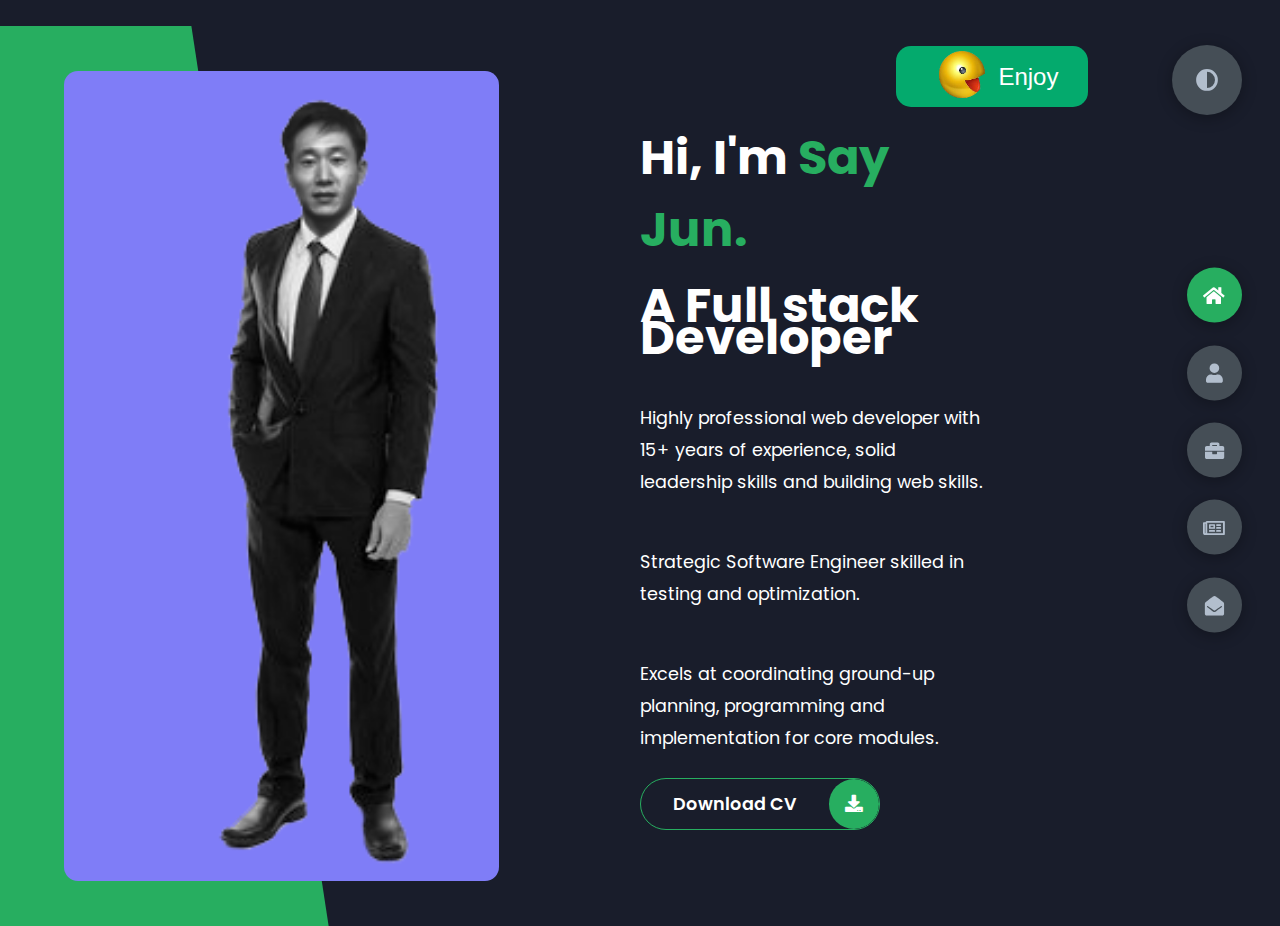
<file: index.html>
<!DOCTYPE html>
<html lang="en">
<head>
    <meta charset="UTF-8">
    <meta http-equiv="X-UA-Compatible" content="IE=edge">
    <meta name="viewport" content="width=device-width, initial-scale=1.0">
    <title>Portfolio</title>
    <link rel="stylesheet" href="styles/styles.css">
    <link rel="preconnect" href="https://fonts.googleapis.com">
    <link rel="preconnect" href="https://fonts.gstatic.com" crossorigin>
    <link rel="stylesheet" href="https://cdnjs.cloudflare.com/ajax/libs/font-awesome/5.15.4/css/all.min.css" integrity="sha512-1ycn6IcaQQ40/MKBW2W4Rhis/DbILU74C1vSrLJxCq57o941Ym01SwNsOMqvEBFlcgUa6xLiPY/NS5R+E6ztJQ==" crossorigin="anonymous" referrerpolicy="no-referrer" />
    <link href="https://fonts.googleapis.com/css2?family=Poppins:wght@400;500;600;700;800&display=swap" rel="stylesheet">
</head>
<body class="main-content">
    <header class="container header active" id="home">
        <a href="enjoy.htm"><button class="enjoybutton"><img src="img/enjoy.png" class="enjoys"></img>Enjoy</button></a>
        <div class="header-content">
            <div class="left-header">
                <div class="h-shape"></div>
                <div class="image">
                    <img src="img/hero.png" alt="">
                </div>
            </div>
            <div class="right-header">
                <h1 class="name">
                    Hi, I'm <span>Say Jun.</span>
                    <p>A Full stack Developer</p>
                </h1>
                <p>
                    Highly professional web developer with 15+ years of experience, solid leadership skills and building web skills. 
                    </p><p>Strategic Software Engineer skilled in testing and optimization. </p><p>
                    Excels at coordinating ground-up planning, programming and implementation for core modules.
                </p>
                <div class="btn-con">
                    <a href="resume.pdf" class="main-btn" download>
                        <span class="btn-text">Download CV</span>
                        <span class="btn-icon"><i class="fas fa-download"></i></span>
                    </a>
                </div>
            </div>
        </div>
    </header>
    <main>
        <section class="container about" id="about">
            <div class="main-title">
                <h2>About <span>me</span><span class="bg-text">my stats</span></h2>
            </div>
            <div class="about-container">
                <div class="left-about">
                    <h4>Information About me</h4>
                    <p>
                        Front-End & Back-End experiences:
                        <p>✔️ Python (16 years): Django, Flask, Pygame, Pytorch</p>
                        <p>✔️ PHP (13+ years): Laravel, CodeIgniter, Symfony, CakePHP, Yii</p>
                        <p>✔️ MERN Stack(9+ years): MongoDB, ExpressJS, ReactJS, NodeJS, VueJS</p>
                        <p>Other experiences:</p>
                        <p>✔️ Javascript, Quasar, Electron </p>
                        <p>✔️ Database: MySQL, MongoDB, PostgreSQL, Firebase.</p>
                        <p>✔️ Algorithm, webflow.</p>

                    </p>
                    <div class="btn-con">
                        <a href="resume.pdf" class="main-btn" download></a>
                            <span class="btn-text">Download CV</span>
                            <span class="btn-icon"><i class="fas fa-download"></i></span>
                        </a>
                    </div>
                </div>
                <div class="right-about">
                    <div class="about-item">
                        <div class="abt-text">
                            <p class="large-text">650+</p>
                            <p class="small-text">Projects <br /> Completed</p>
                        </div>
                    </div>
                    <div class="about-item">
                        <div class="abt-text">
                            <p class="large-text">10+</p>
                            <p class="small-text">Years of <br /> experience</p>
                        </div>
                    </div>
                    <div class="about-item">
                        <div class="abt-text">
                            <p class="large-text">300+</p>
                            <p class="small-text">Happy <br /> Clients</p>
                        </div>
                    </div>
                    <div class="about-item">
                        <div class="abt-text">
                            <p class="large-text">400+</p>
                            <p class="small-text">Customer <br /> reviews</p>
                        </div>
                    </div>
                </div>
            </div>
            <div class="about-stats">
                <h4 class="stat-title">My Skills</h4>
                <div class="progress-bars">
                    <div class="progress-bar">
                        <p class="prog-title">Python</p>
                        <div class="progress-con">
                            <p class="prog-text">80%</p>
                            <div class="progress">
                                <span class="html"></span>
                            </div>
                        </div>
                    </div>
                    <div class="progress-bar">
                        <p class="prog-title">MERN</p>
                        <div class="progress-con">
                            <p class="prog-text">95%</p>
                            <div class="progress">
                                <span class="css"></span>
                            </div>
                        </div>
                    </div>
                    <div class="progress-bar">
                        <p class="prog-title">PHP</p>
                        <div class="progress-con">
                            <p class="prog-text">75%</p>
                            <div class="progress">
                                <span class="js"></span>
                            </div>
                        </div>
                    </div>
                    <div class="progress-bar">
                        <p class="prog-title">Responsive Design</p>
                        <div class="progress-con">
                            <p class="prog-text">100%</p>
                            <div class="progress">
                                <span class="react"></span>
                            </div>
                        </div>
                    </div>
                    <div class="progress-bar">
                        <p class="prog-title">Database</p>
                        <div class="progress-con">
                            <p class="prog-text">87%</p>
                            <div class="progress">
                                <span class="node"></span>
                            </div>
                        </div>
                    </div>
                    <div class="progress-bar">
                        <p class="prog-title">Algorithm</p>
                        <div class="progress-con">
                            <p class="prog-text">70%</p>
                            <div class="progress">
                                <span class="python"></span>
                            </div>
                        </div>
                    </div>
                </div>
            </div>
            <h4 class="stat-title">My Timeline</h4>
            <div class="timeline">
                <!-- <div class="timeline-item">
                    <div class="tl-icon">
                        <i class="fas fa-briefcase"></i>
                    </div>
                    <p class="tl-duration">2010 - present</p>
                    <h5>Web Developer<span> - Vircrosoft</span></h5>
                    <p>
                        Lorem ipsum dolor sit amet consectetur adipisicing elit. Saepe quasi vero fugit.
                    </p>
                </div> -->
                <div class="timeline-item">
                    <div class="tl-icon">
                        <i class="fas fa-briefcase"></i>
                    </div>
                    <p class="tl-duration">2008 - 2015</p>
                    <h5> FRONTEND DEVELOPER<span> - Bornfree Group.</span></h5>
                    <p>
                        Mentored 8 new junior front-end developers on team in
                        expanding JavaScript, React, and TailwindCss skillset Utilized
                        HTML, CSS, and JavaScript to create 100+ responsive landing
                        pages for both company and client.
                    </p>
                </div>
                <div class="timeline-item">
                    <div class="tl-icon">
                        <i class="fas fa-briefcase"></i>
                    </div>
                    <p class="tl-duration">2015 - 2019</p>
                    <h5>BACKEND DEVELOPER<span> - PlayUp Interactive Co, Inc</span></h5>
                    <p>
                        In the backend construction, the Python language was used to
                        increase the speed of processing large amounts of data by 56%.
                    </p>
                </div>
                <!-- <div class="timeline-item">
                    <div class="tl-icon">
                        <i class="fas fa-briefcase"></i>
                    </div>
                    <p class="tl-duration">2009 - 2013</p>
                    <h5>Business Degree<span> - Sussex University</span></h5>
                    <p>
                        Lorem ipsum dolor sit amet consectetur adipisicing elit. Saepe quasi vero fugit.
                    </p>
                </div> -->
                <div class="timeline-item">
                    <div class="tl-icon">
                        <i class="fas fa-briefcase"></i>
                    </div>
                    <p class="tl-duration">2019 - 2022</p>
                    <h5>FULLSTACK DEVELOPER<span> - DCP Group Jerusalem</span></h5>
                    <p>
                        By implementing AI-based Front-end & Back-end technology and
                        network communication optimization technology into the web
                        development framework, we improved business processing speed
                        by 45%.
                    </p>
                </div>
                <div class="timeline-item">
                    <div class="tl-icon">
                        <i class="fas fa-briefcase"></i>
                    </div>
                    <p class="tl-duration">2022 - 2023</p>
                    <h5>PROJECT MANAGER<span> - Freeio company</span></h5>
                    <p>
                        Created project plans, schedules, budgets, and resource
                        allocations to tailor your organization to the nature of your target
                        audience, so that maintaining a 95% to 99% allocation success
                        rate.
                    </p>
                </div>
            </div>
        </section>
        <section class="container" id="portfolio">
            <div class="main-title">
                <h2>My <span>Portfolio</span><span class="bg-text">My Work</span></h2>
            </div>
            <p class="port-text">
                Here is some of my work that I've done in various programming languages.
            </p>
            <div class="portfolios">
                <div class="portfolio-item">
                    <div class="image">
                        <img src="img/port1.jpg" alt="">
                    </div>
                    <div class="hover-items">
                        <h3>Project Source</h3>
                        <div class="icons">
                            <a href="https://github.com/sayjun0505" class="icon">
                                <i class="fab fa-github"></i>
                            </a>
                            <a href="https://github.com/sayjun0505" class="icon">
                                <i class="fab fa-behance"></i>
                            </a>
                           
                        </div>
                    </div>
                </div>
                <div class="portfolio-item">
                    <div class="image">
                        <img src="img/port2.jpg" alt="">
                    </div>
                    <div class="hover-items">
                        <h3>Project Source</h3>
                        <div class="icons">
                            <a href="https://github.com/sayjun0505" class="icon">
                                <i class="fab fa-github"></i>
                            </a>
                            <a href="https://github.com/sayjun0505" class="icon">
                                <i class="fab fa-behance"></i>
                            </a>
                        </div>
                    </div>
                </div>
                <div class="portfolio-item">
                    <div class="image">
                        <img src="img/port3.jpg" alt="">
                    </div>
                    <div class="hover-items">
                        <h3>Project Source</h3>
                        <div class="icons">
                            <a href="https://github.com/sayjun0505" class="icon">
                                <i class="fab fa-github"></i>
                            </a>
                            <a href="https://github.com/sayjun0505" class="icon">
                                <i class="fab fa-behance"></i>
                            </a>
                        </div>
                    </div>
                </div>
                <div class="portfolio-item">
                    <div class="image">
                        <img src="img/port4.jpg" alt="">
                    </div>
                    <div class="hover-items">
                        <h3>Project Source</h3>
                        <div class="icons">
                            <a href="https://github.com/sayjun0505" class="icon">
                                <i class="fab fa-github"></i>
                            </a>
                            <a href="https://github.com/sayjun0505" class="icon">
                                <i class="fab fa-behance"></i>
                            </a>
                        </div>
                    </div>
                </div>
                <div class="portfolio-item">
                    <div class="image">
                        <img src="img/port5.jpg" alt="">
                    </div>
                    <div class="hover-items">
                        <h3>Project Source</h3>
                        <div class="icons">
                            <a href="https://github.com/sayjun0505" class="icon">
                                <i class="fab fa-github"></i>
                            </a>
                            <a href="https://github.com/sayjun0505" class="icon">
                                <i class="fab fa-behance"></i>
                            </a>
                        </div>
                    </div>
                </div>
                <div class="portfolio-item">
                    <div class="image">
                        <img src="img/port6.jpg" alt="">
                    </div>
                    <div class="hover-items">
                        <h3>Project Source</h3>
                        <div class="icons">
                            <a href="https://github.com/sayjun0505" class="icon">
                                <i class="fab fa-github"></i>
                            </a>
                            <a href="https://github.com/sayjun0505" class="icon">
                                <i class="fab fa-behance"></i>
                            </a>
                        </div>
                    </div>
                </div> 
                <div class="portfolio-item">
                    <div class="image">
                        <img src="img/port7.jpg" alt="">
                    </div>
                    <div class="hover-items">
                        <h3>Project Source</h3>
                        <div class="icons">
                            <a href="https://github.com/sayjun0505" class="icon">
                                <i class="fab fa-github"></i>
                            </a>
                            <a href="https://github.com/sayjun0505" class="icon">
                                <i class="fab fa-behance"></i>
                            </a>
                        </div>
                    </div>
                </div>
                <div class="portfolio-item">
                    <div class="image">
                        <img src="img/port8.jpg" alt="">
                    </div>
                    <div class="hover-items">
                        <h3>Project Source</h3>
                        <div class="icons">
                            <a href="https://github.com/sayjun0505" class="icon">
                                <i class="fab fa-github"></i>
                            </a>
                            <a href="https://github.com/sayjun0505" class="icon">
                                <i class="fab fa-behance"></i>
                            </a>
                        </div>
                    </div>
                </div> 
                <div class="portfolio-item">
                    <div class="image">
                        <img src="img/port9.jpg" alt="">
                    </div>
                    <div class="hover-items">
                        <h3>Project Source</h3>
                        <div class="icons">
                            <a href="https://github.com/sayjun0505" class="icon">
                                <i class="fab fa-github"></i>
                            </a>
                            <a href="https://github.com/sayjun0505" class="icon">
                                <i class="fab fa-behance"></i>
                            </a>
                        </div>
                    </div>
                </div>
            </div>
        </section>
        <section class="container" id="blogs">
            <div class="blogs-content">
                <div class="main-title">
                    <h2>My <span>Blogs</span><span class="bg-text">My Blogs</span></h2>
                </div>
                <div class="blogs">
                    <div class="blog">
                        <img src="img/port3.jpg" alt="">
                        <div class="blog-text">
                            <h4>
                                The duty of Artificial engineer
                            </h4>
                            <p>
                                Do you know python? 
                                Python is a strong language with ML and DL libraries.
                            </p>
                        </div>
                    </div>
                    <div class="blog">
                        <img src="img/port5.jpg" alt="">
                        <div class="blog-text">
                            <h4>
                                How to Draw chart in my Own Website?
                            </h4>
                            <p>
                                Do you know chart library in privated github? 
                                For trading experts, this will be good product.
                            </p>
                        </div>
                    </div>
                    <div class="blog">
                        <img src="img/port1.jpg" alt="">
                        <div class="blog-text">
                            <h4>
                                I am going to teach you about Redux-saga.
                            </h4>
                            <p>
                                This is ReactJS technical skill.
                                And this is one way action oriented in React framework.
                            </p>
                        </div>
                    </div>
                    
                    <div class="blog">
                        <img src="img/blog2.jpg" alt="">
                        <div class="blog-text">
                            <h4>
                                Become a Bot developer in 10 Days
                            </h4>
                            <p>
                                You must learn one program language(python or node).
                                They provide all related libraries.
                            </p>
                        </div>
                    </div>
                    
                    <div class="blog">
                        <img src="img/blog6.jpg" alt="">
                        <div class="blog-text">
                            <h4>
                                What is scrapping?
                            </h4>
                            <p>
                                Have you heard of Selenium? 
                                Selenium was developed for automation and scrapping.
                            </p>
                        </div>
                    </div>
                    <div class="blog">
                        <img src="img/blog1.jpg" alt="">
                        <div class="blog-text">
                            <h4>
                                How to show responsive design in Web pages?
                            </h4>
                            <p>
                                Do you know SCSS? 
                                Wonderful, UI/UX is the top.
                            </p>
                        </div>
                    </div>







                </div>
            </div>
        </section>
        <section class="container contact" id="contact">
            <div class="contact-container">
                <div class="main-title">
                    <h2>Contact <span>Me</span><span class="bg-text">Contact</span></h2>
                </div>
                <div class="contact-content-con">
                    <div class="left-contact">
                        <h4>Contact me here</h4>
                        <p>
                            Feel free contact me. If you need any help, I am happy to help you.
                        </p>
                        <div class="contact-info">
                            <div class="contact-item">
                                <div class="icon">
                                    <i class="fas fa-map-marker-alt"></i>
                                    <span>Singapore</span>
                                </div>
                                <p>
                                    : Singapore, Singapore
                                </p>
                            </div>
                            <div class="contact-item">
                                <div class="icon">
                                    <i class="fas fa-envelope"></i>
                                    <span>Email</span>
                                </div>
                                <p>
                                    <span>: sayjun0505@gmail.com</span>
                                </p>
                            </div>
                            <div class="contact-item">
                                <div class="icon">
                                    <i class="fas fa-user-graduate"></i>
                                    <span>Education</span>
                                </div>
                                <p>
                                    <span>: Computer Design and AI, SUTD</span>
                                </p>
                            </div>
                            <div class="contact-item">
                                <div class="icon">
                                    <i class="fas fa-user-graduate"></i>
                                    <span>Mobile Number</span>
                                </div>
                                <p>
                                    <span>: 6563399189</span>
                                </p>
                            </div>
                            <div class="contact-item">
                                <div class="icon">
                                    <i class="fas fa-globe-africa"></i>
                                    <span>Languages</span>
                                </div>
                                <p>
                                    <span>:  English, Malay</span>
                                </p>
                            </div>
                        </div>
                        <div class="contact-icons">
                            <div class="contact-icon">
                                <a href="www.facebook.com" target="_blank">
                                    <i class="fab fa-facebook-f"></i>
                                </a>
                                <a href="#" target="_blank">
                                    <i class="fab fa-twitter"></i>
                                </a>
                                <a href="#" target="_blank">
                                    <i class="fab fa-github"></i>
                                </a>
                                <a href="#" target="_blank">
                                    <i class="fab fa-youtube"></i>
                                </a>
                            </div>
                        </div>
                    </div>
                    <div class="right-contact">
                        <form action="" class="contact-form">
                            <div class="input-control i-c-2">
                                <input type="text" required placeholder="YOUR NAME">
                                <input type="email" required placeholder="YOUR EMAIL">
                            </div>
                            <div class="input-control">
                                <input type="text" required placeholder="ENTER SUBJECT">
                            </div>
                            <div class="input-control">
                                <textarea name="" id="" cols="15" rows="8" placeholder="Message Here..."></textarea>
                            </div>
                            <div class="submit-btn">
                                <a href="resume.pdf" class="main-btn" download>
                                    <span class="btn-text">Download CV</span>
                                    <span class="btn-icon"><i class="fas fa-download"></i></span>
                                </a>
                            </div>
                        </form>
                    </div>
                </div>
            </div>
        </section>
    </main>

    <div class="controls">
        <div class="control active-btn" data-id="home" >
            <i class="fas fa-home"></i>
        </div>
        <div class="control" data-id="about">
            <i class="fas fa-user"></i>
        </div>
        <div class="control" data-id="portfolio">
            <i class="fas fa-briefcase"></i>
        </div>
        <div class="control" data-id="blogs">
            <i class="far fa-newspaper"></i>
        </div>
        <div class="control" data-id="contact">
            <i class="fas fa-envelope-open"></i>
        </div>
    </div>
    <div class="theme-btn">
        <i class="fas fa-adjust"></i>
    </div>
    <script src="app.js"></script>
</body>
</html>
</file>
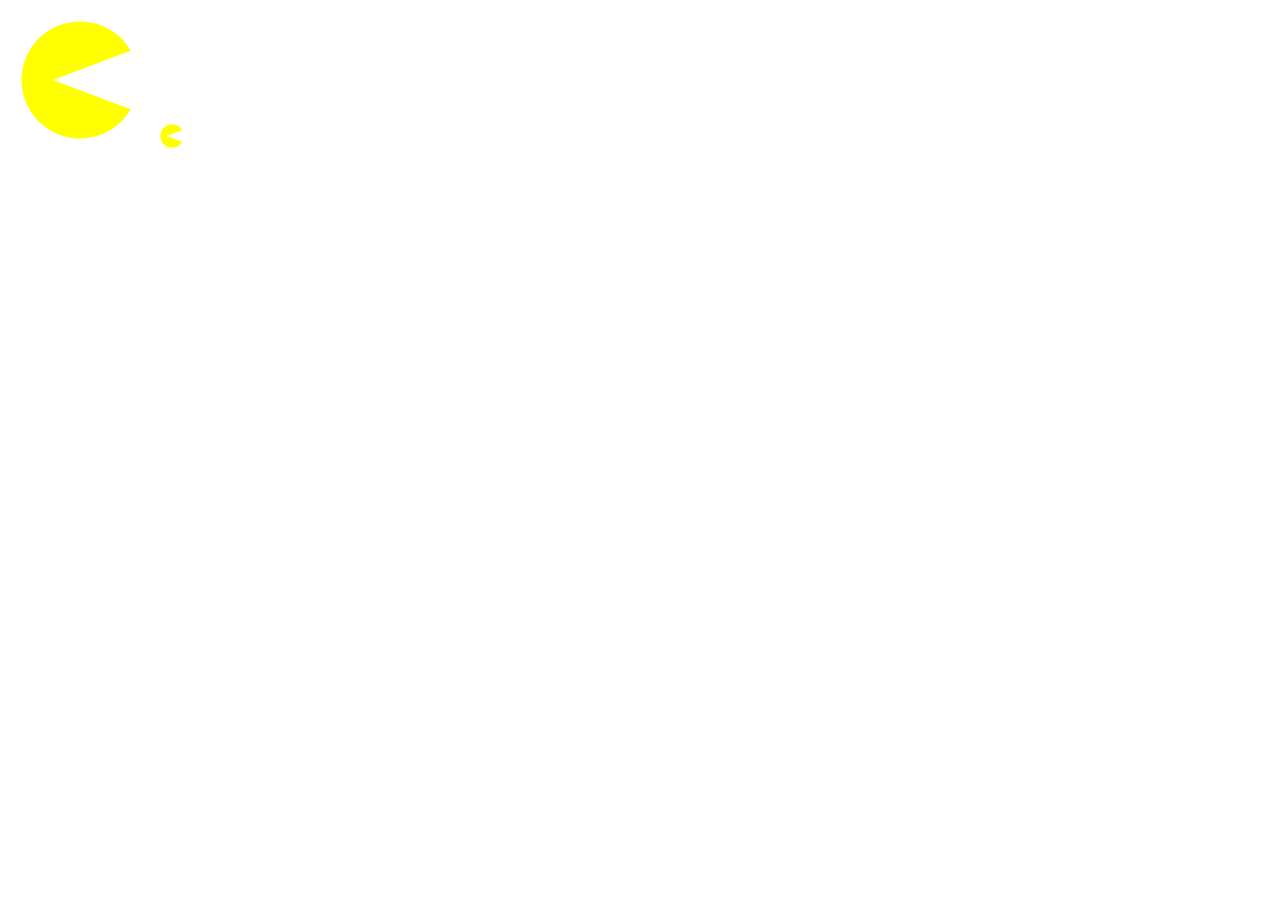
<file: icon/index.htm>
<!DOCTYPE html>
<html>
<head>
<script src="../src/direction.js"></script>
<script src="../src/sprites.js"></script>
</head>
<body>
<canvas id='canvas'></canvas>
<canvas id='canvas2'></canvas>
<script>

window.onload = function() {
    var canvas = document.getElementById('canvas');
    canvas.height = canvas.width = 144;
    var ctx = canvas.getContext('2d');
    ctx.fillStyle = "#000";
    //ctx.fillRect(0,0,canvas.width,canvas.height);
    drawPacmanSprite(ctx, canvas.width/2, canvas.height/2, DIR_RIGHT,Math.PI/6,undefined,9);

    canvas = document.getElementById('canvas2');
    canvas.height = canvas.width = 32;
    var ctx = canvas.getContext('2d');
    ctx.fillStyle = "#000";
    //ctx.fillRect(0,0,canvas.width,canvas.height);
    drawPacmanSprite(ctx, canvas.width/2, canvas.height/2, DIR_RIGHT,Math.PI/6,undefined,1.8);
};

</script>
</body>
</html>
</file>
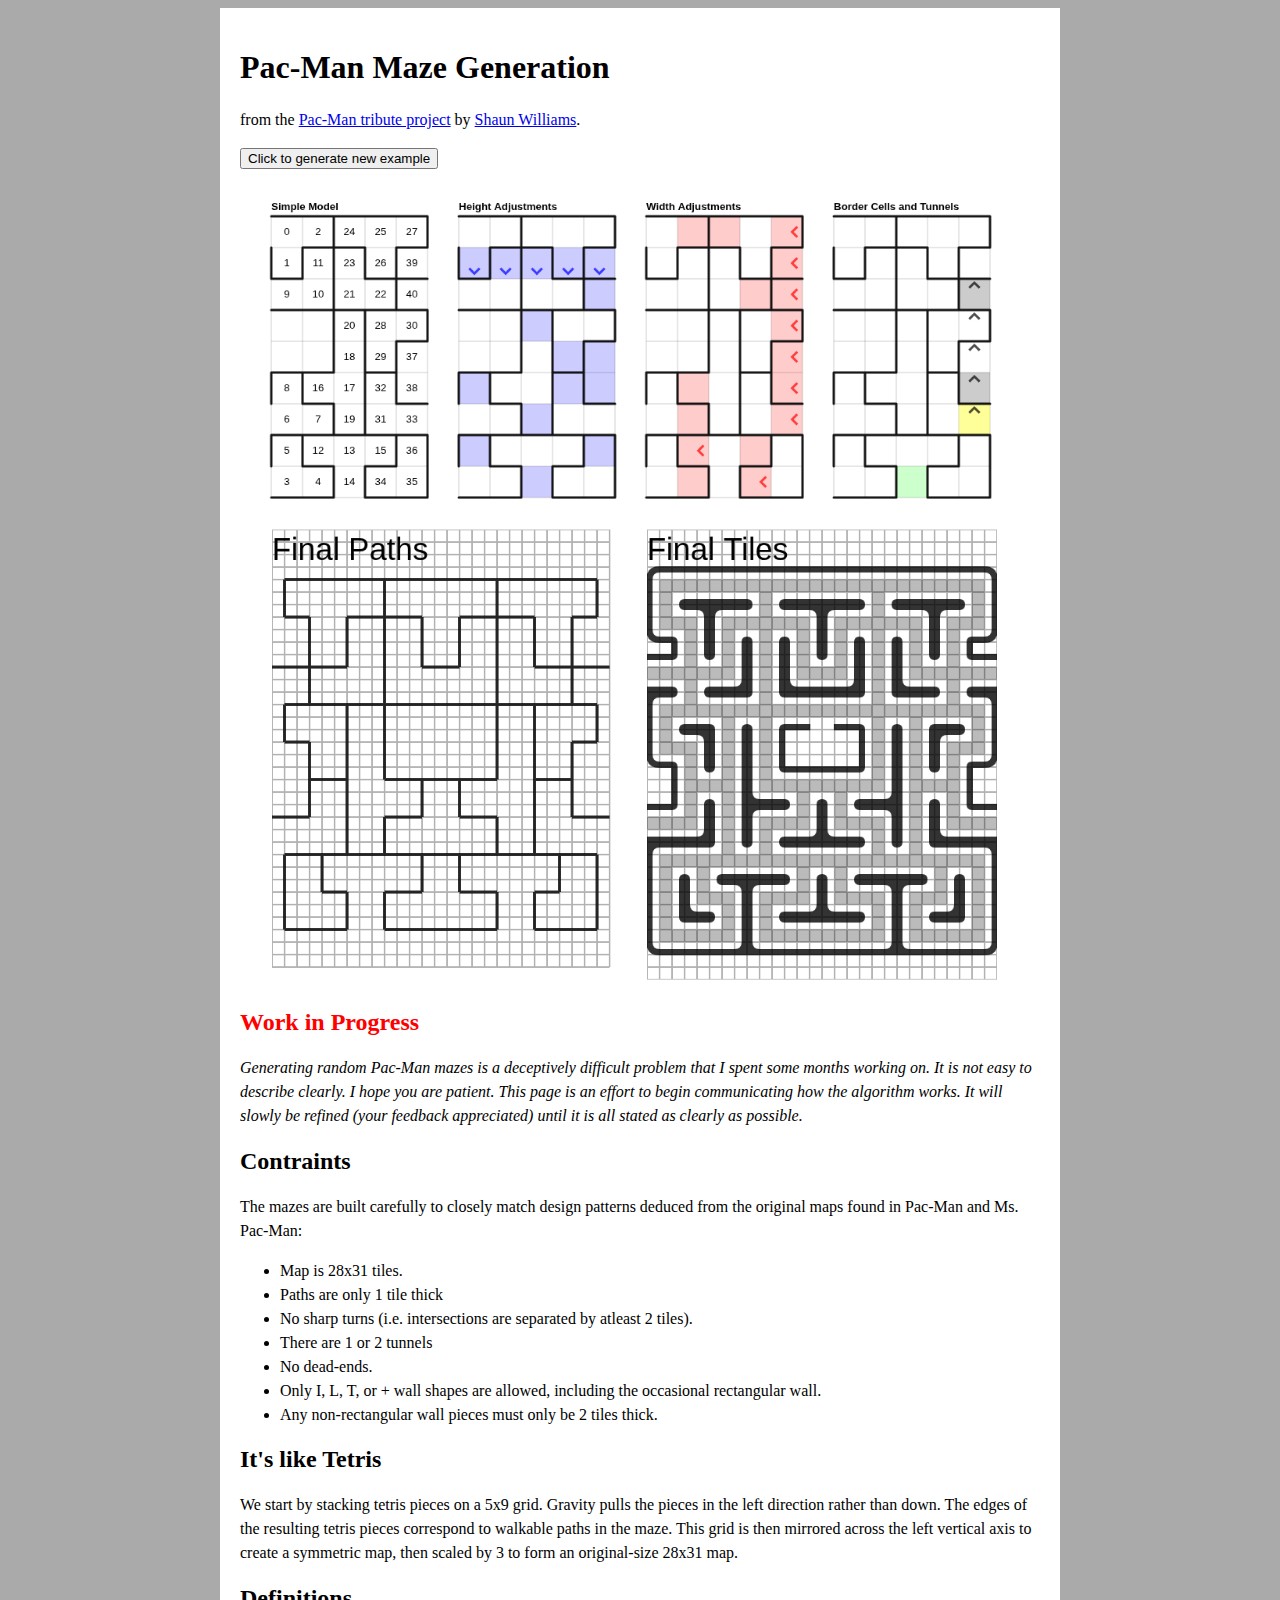
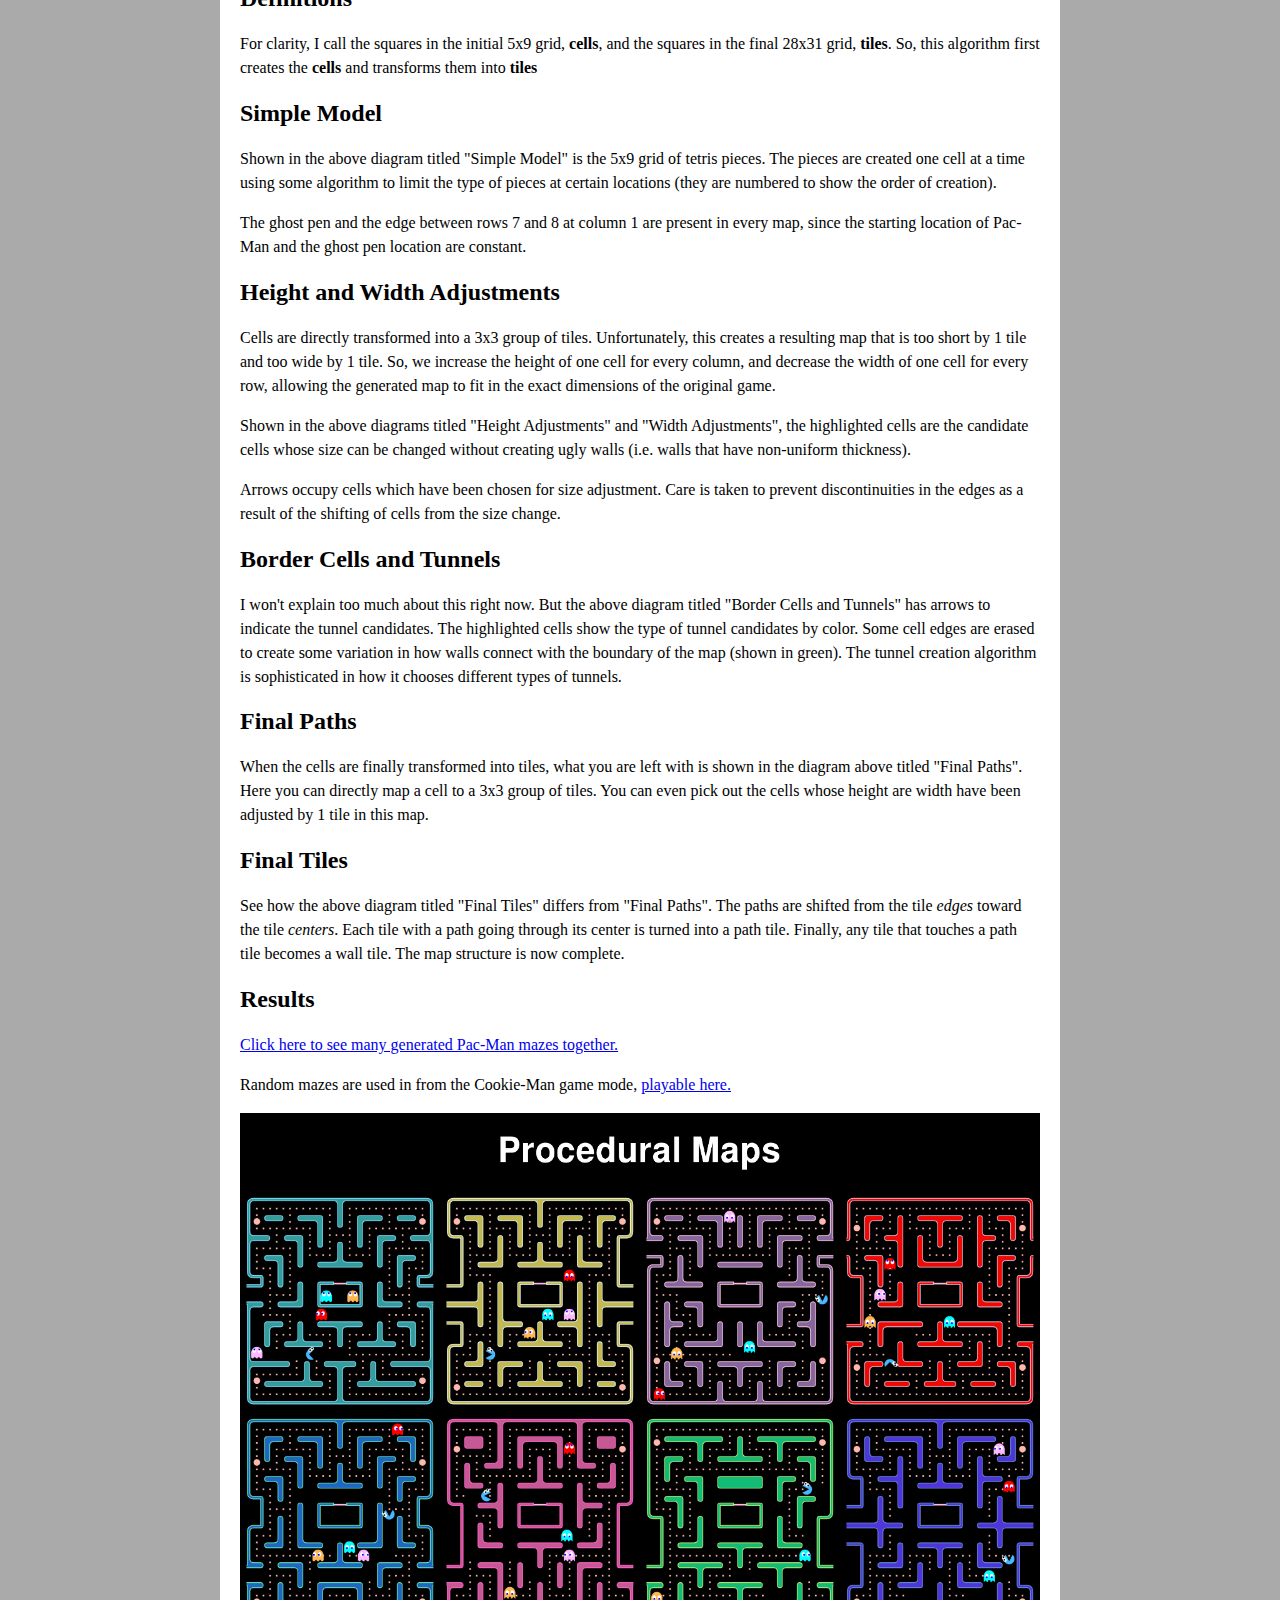
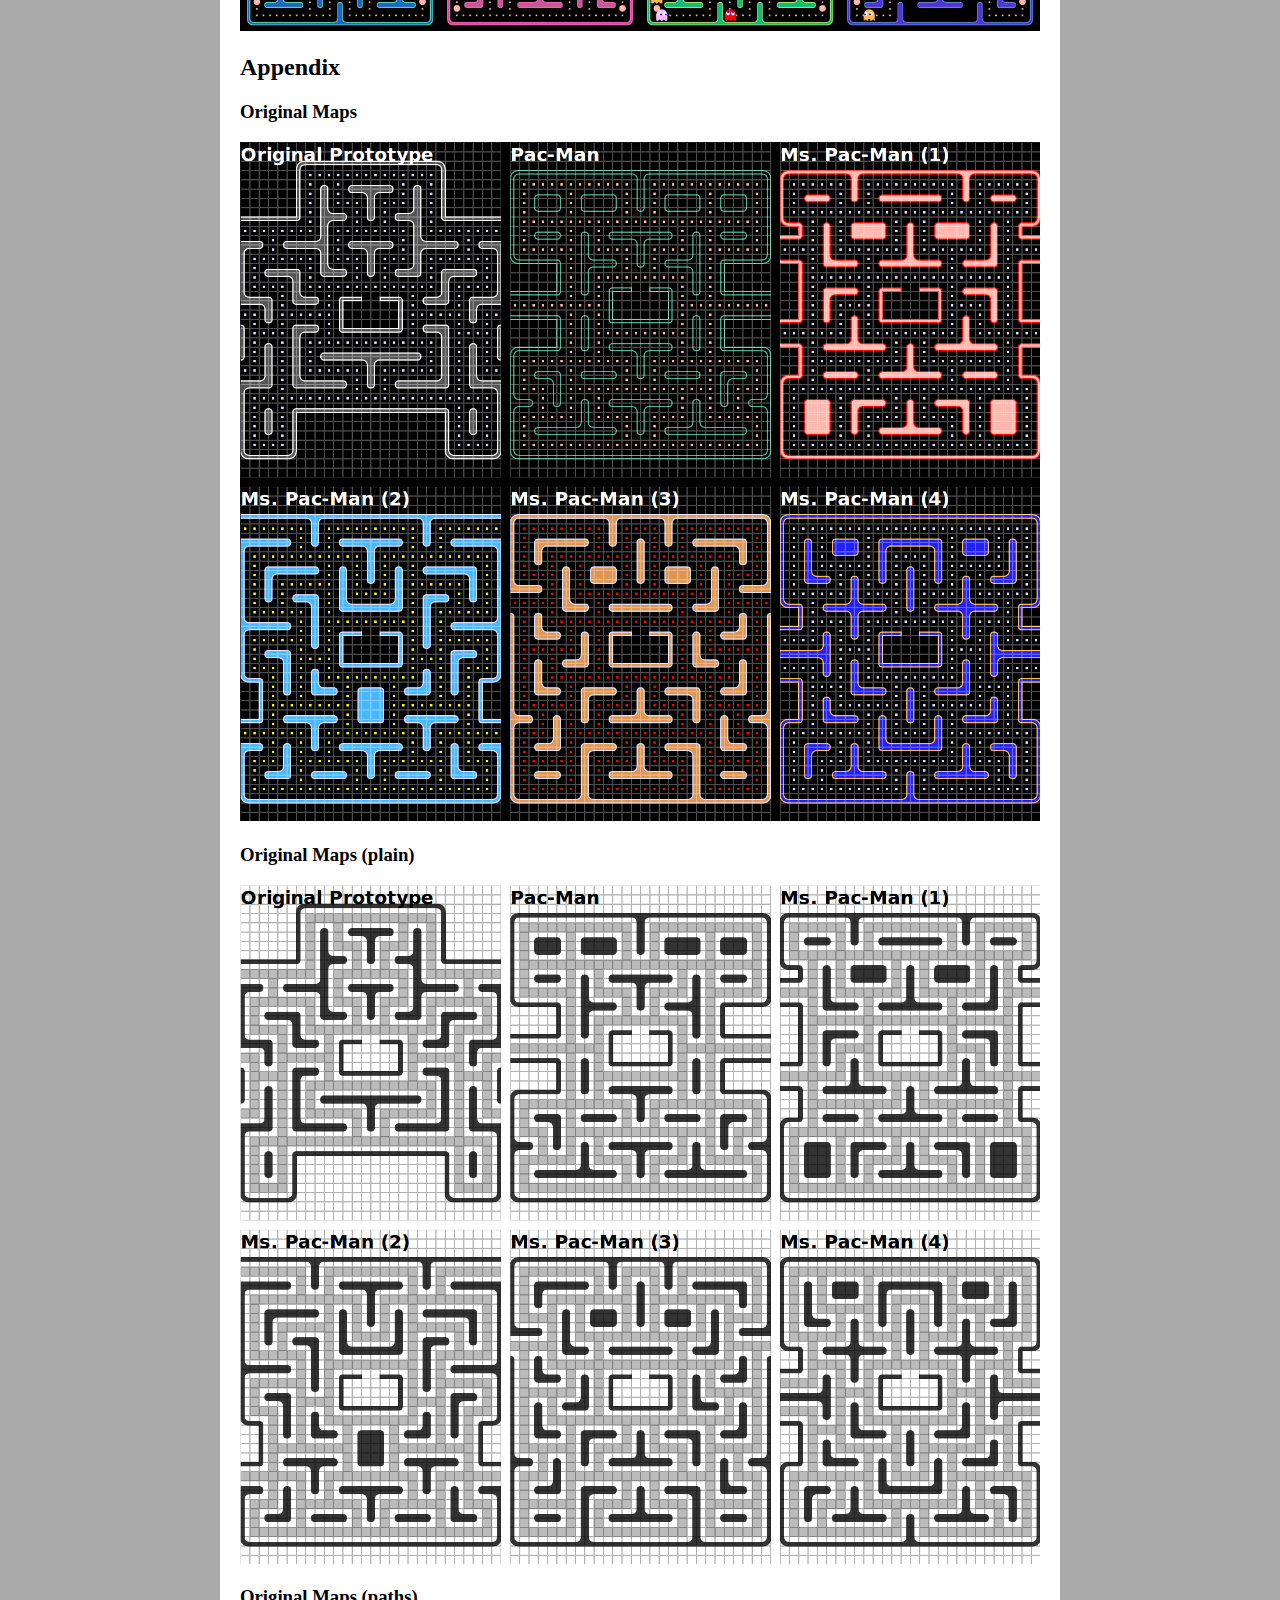
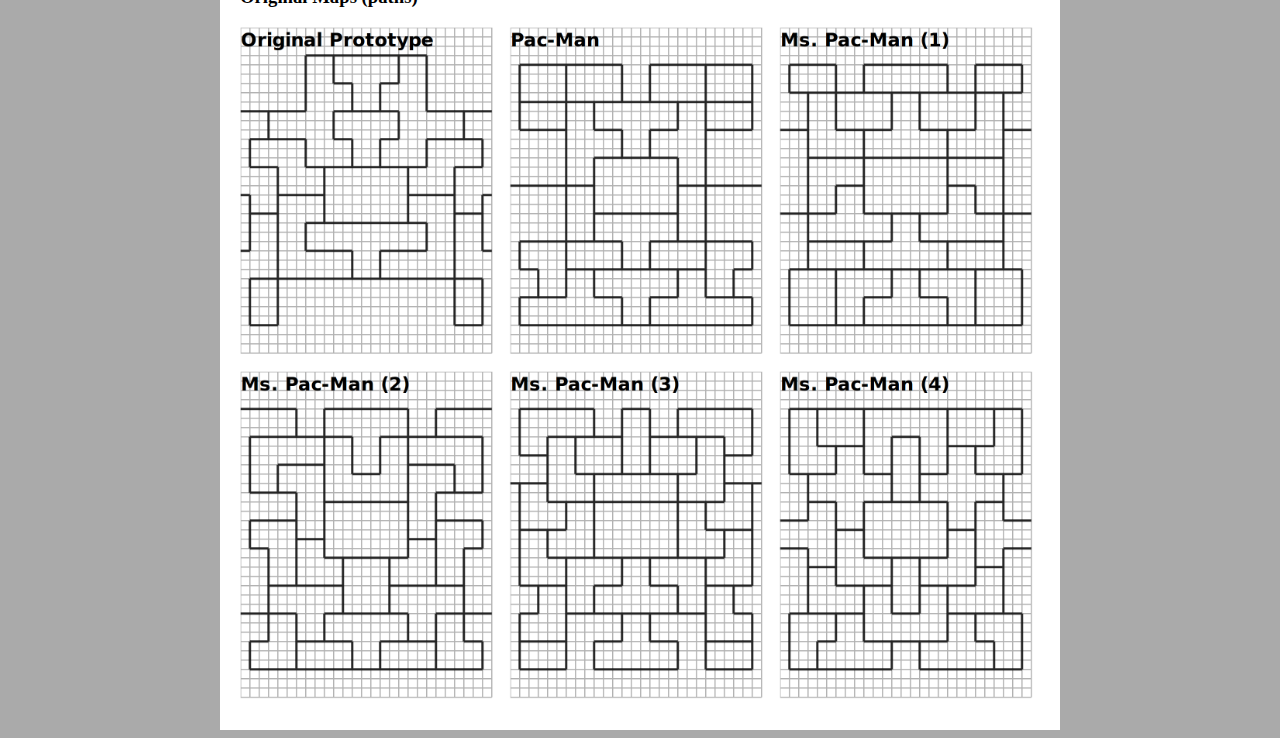
<file: mapgen/index.htm>
<!DOCTYPE html>
<html>
<head>
<title>Pac-Man Maze Generation</title>
<script src="tetris/colors.js"></script>
<script src="tetris/mapgen.js"></script>
<script src="tetris/Map.js"></script>
<script>

var draw = function() {
    var size = 40;

    var canvas = document.getElementById('canvas');
    canvas.width = 1024;
    canvas.height = 1024;
    var ctx = canvas.getContext('2d');
    ctx.fillStyle = "#FFF";
    ctx.fillRect(0,0,canvas.width,canvas.height);

    var map = mapgen();
    var x,y;

    x = size;
    y = size;
    drawCells(ctx,x,y,size,"Simple Model",{'drawNumbers':true});

    x += (cols+1)*size;
    drawCells(ctx,x,y,size,"Height Adjustments",{'drawRaiseHeightCandidate':true, 'drawRaiseHeight':true});

    x += (cols+1)*size;
    drawCells(ctx,x,y,size,"Width Adjustments",{'drawShrinkWidthCandidate':true, 'drawShrinkWidth':true});

    x += (cols+1)*size;
    drawCells(ctx,x,y,size,"Border Cells and Tunnels",
        {'drawJoinCandidate':true,
            'drawSingleDeadEnd':true,
            'drawDoubleDeadEnd':true,
            'drawVoidTunnel':true,
            'drawEdgeTunnel':true,
        });

    x = size;
    y += (rows+1)*size;
    ctx.save();
    ctx.translate(x,y);
    ctx.scale(2,2);
    map.name = "Final Paths";
    map.drawPath(ctx,0,0);
    ctx.restore();

    x = 13*size;
    ctx.save();
    ctx.translate(x,y);
    ctx.scale(2,2);
    map.name = "Final Tiles";
    map.draw(ctx,0,0,true);
    ctx.restore();
};

window.onload = function() {
    draw();
};

</script>
<style>
    body {
        background:#AAA;
    }
    p, li {
        line-height:1.5em;
    }
    #container {
        padding: 20px;
        background:#FFF;
        width: 800px;
        margin-left:auto;
        margin-right:auto;
    }
    canvas {
        width: 100%;
    }
</style>
</head>
<body>
<div id="container">
<p>
<h1>Pac-Man Maze Generation</h1>
<p>
from the <a href="https://github.com/shaunew/Pac-Man">Pac-Man tribute project</a> by <a href="mailto:shaunewilliams@gmail.com">Shaun Williams</a>.
</p>

<button onclick="draw()">Click to generate new example</button>
</p>
<canvas id='canvas'></canvas>

<p>

<h2><span style="color:red">Work in Progress</span></h2>
<p>
<i>
Generating random Pac-Man mazes is a deceptively difficult problem that I spent some months working on.  It is not easy to describe clearly.  I hope you are patient.  This page is an effort to begin communicating how the algorithm works.  It will slowly be refined (your feedback appreciated) until it is all stated as clearly as possible.
</i>
</p>

<h2>Contraints</h2>
<p>
The mazes are built carefully to closely match design patterns deduced from the original maps found in Pac-Man and Ms. Pac-Man:
</p>

<ul>
<li>Map is 28x31 tiles.</li>
<li>Paths are only 1 tile thick</li>
<li>No sharp turns (i.e. intersections are separated by atleast 2 tiles).</li>
<li>There are 1 or 2 tunnels</li>
<li>No dead-ends.</li>
<li>Only I, L, T, or + wall shapes are allowed, including the occasional rectangular wall.</li>
<li>Any non-rectangular wall pieces must only be 2 tiles thick.</li>
</ul>

<h2>It's like Tetris</h2>

<p>
We start by stacking tetris pieces on a 5x9 grid. Gravity pulls the pieces in the left direction rather than down.  The edges of the resulting tetris pieces correspond to walkable paths in the maze.  This grid is then mirrored across the left vertical axis to create a symmetric map, then scaled by 3 to form an original-size 28x31 map.
</p>

<h2>Definitions</h2>

<p>
For clarity, I call the squares in the initial 5x9 grid, <b>cells</b>, and the squares in the final 28x31 grid, <b>tiles</b>.  So, this algorithm first creates the <b>cells</b> and transforms them into <b>tiles</b>
</p>

<h2>Simple Model</h2>

<p>
Shown in the above diagram titled "Simple Model" is the 5x9 grid of tetris pieces.  The pieces are created one cell at a time using some algorithm to limit the type of pieces at certain locations (they are numbered to show the order of creation). 
</p>

<p>
The ghost pen and the edge between rows 7 and 8 at column 1 are present in every map, since the starting location of Pac-Man and the ghost pen location are constant.
</p>

<h2>Height and Width Adjustments</h2>

<p>
Cells are directly transformed into a 3x3 group of tiles. Unfortunately, this creates a resulting map that is too short by 1 tile and too wide by 1 tile.  So, we increase the height of one cell for every column, and decrease the width of one cell for every row, allowing the generated map to fit in the exact dimensions of the original game.
</p>

<p>
Shown in the above diagrams titled "Height Adjustments" and "Width Adjustments", the highlighted cells are the candidate cells whose size can be changed without creating ugly walls (i.e. walls that have non-uniform thickness).
</p>

<p>
Arrows occupy cells which have been chosen for size adjustment.  Care is taken to prevent discontinuities in the edges as a result of the shifting of cells from the size change.
</p>

<h2>Border Cells and Tunnels</h2>

<p>
I won't explain too much about this right now.  But the above diagram titled "Border Cells and Tunnels" has arrows to indicate the tunnel candidates.  The highlighted cells show the type of tunnel candidates by color.  Some cell edges are erased to create some variation in how walls connect with the boundary of the map (shown in green).  The tunnel creation algorithm is sophisticated in how it chooses different types of tunnels.
</p>

<h2>Final Paths</h2>

<p>
When the cells are finally transformed into tiles, what you are left with is shown in the diagram above titled "Final Paths".  Here you can directly map a cell to a 3x3 group of tiles.  You can even pick out the cells whose height are width have been adjusted by 1 tile in this map.
</p>

<h2>Final Tiles</h2>

<p>
See how the above diagram titled "Final Tiles" differs from "Final Paths".  The paths are shifted from the tile <em>edges</em> toward the tile <em>centers</em>.  Each tile with a path going through its center is turned into a path tile.  Finally, any tile that touches a path tile becomes a wall tile.  The map structure is now complete.
</p>

<h2>Results</h2>

<p>
<a href="tetris/many.htm">Click here to see many generated Pac-Man mazes together.</a>
</p>

<p>
Random mazes are used in from the Cookie-Man game mode, <a href="../index.htm">playable here.</a>
</p>
<img src="../shots/procedural.png" width="100%" />

<h2>Appendix</h2>

<h3>Original Maps</h3>
<img src="img/origmaps_2x.png" width="100%" />

<h3>Original Maps (plain)</h3>
<img src="img/origmaps_2x_print.png" width="100%" />

<h3>Original Maps (paths)</h3>
<img src="img/origmaps_path.png" width="100%" />

</div>
</body>
</html>
</file>
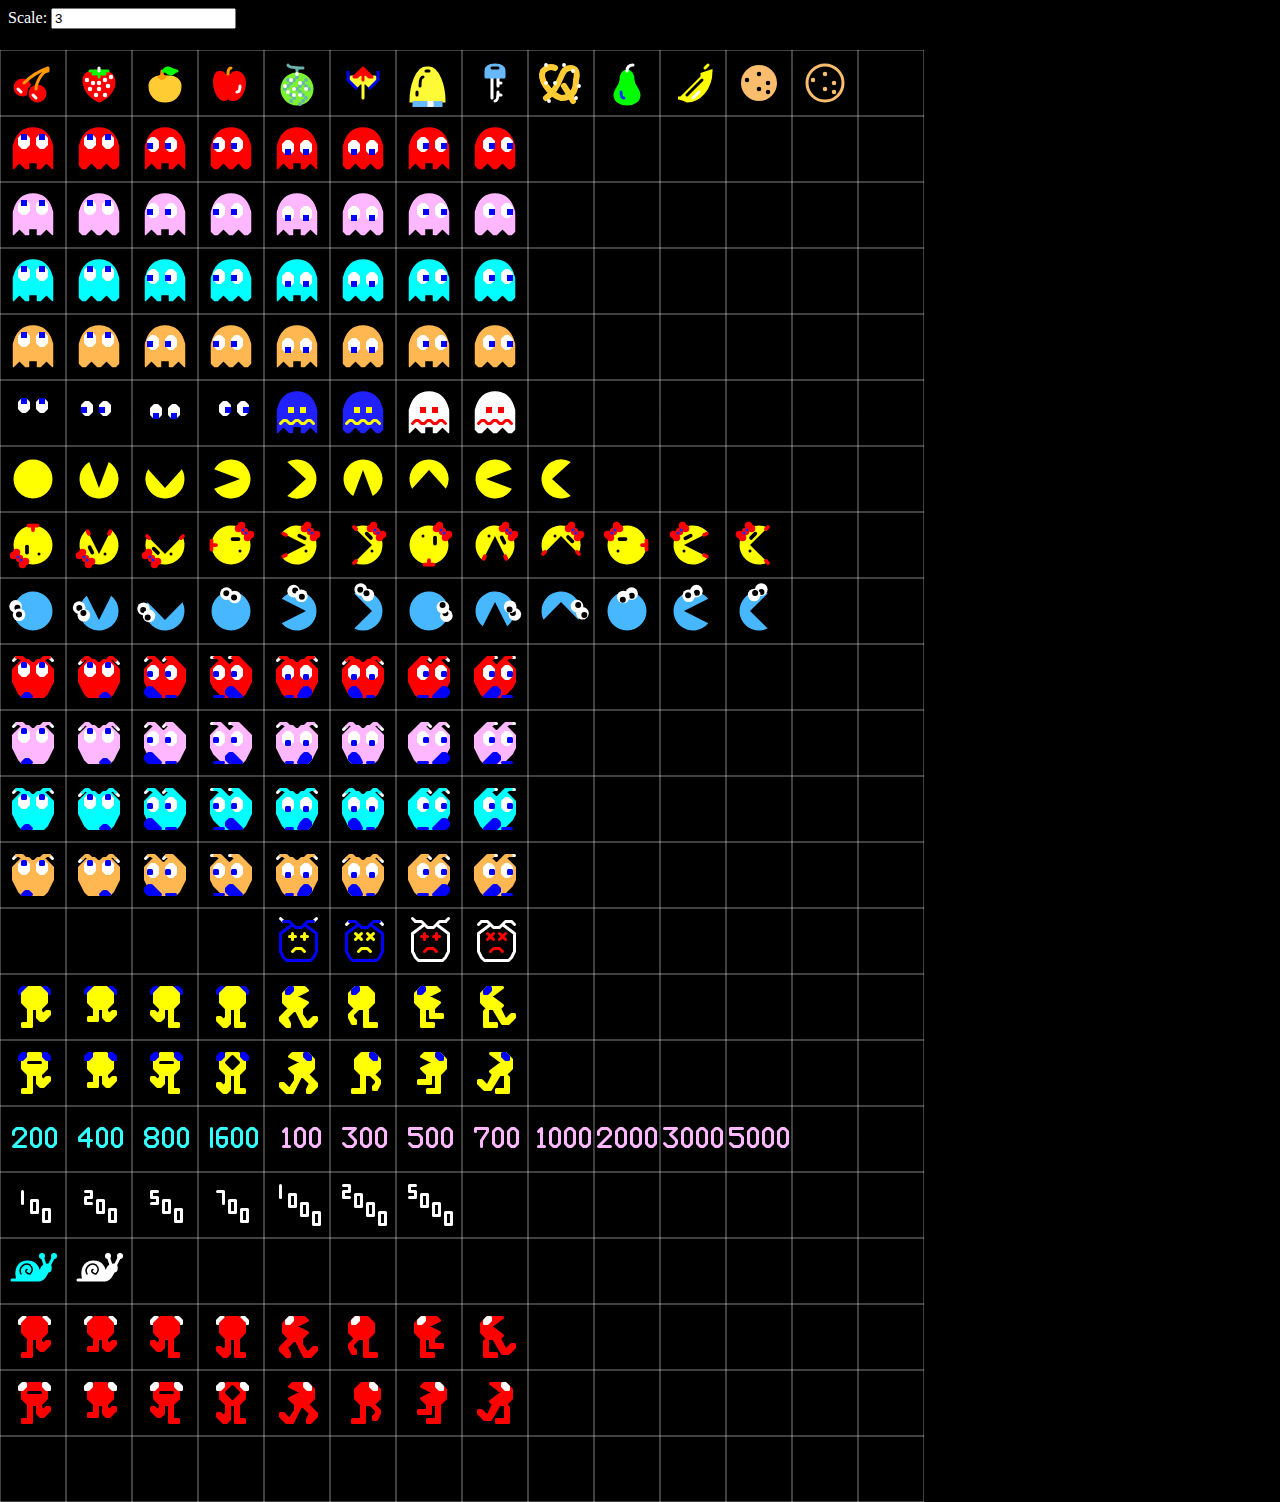
<file: sprites/index.htm>
<!DOCTYPE html>
<html>
<head>
    <style>
        body {
            background: black;
            color: white;
        }
        canvas {
            position: absolute;
            left:0;
            top:50px;
        }
    </style>
</head>
<body>
<div>
Scale: <input type='text' id='scaleInput' onkeydown="if (event.keyCode == 13) refresh()"></input>
</div>
<canvas id='atlas'></canvas>
<canvas id='gridcanvas'></canvas>

<script>
var renderScale = 3;
</script>

<script src="../src/direction.js"></script>
<script src="../src/sprites.js"></script>
<script src="../src/atlas.js"></script>
<script>

var refresh = function() {
    var scale = parseFloat(document.getElementById('scaleInput').value);
    if (isNaN(scale) || !(scale > 0 && scale <= 20) ) {
        alert('not a valid scale (0 < scale <= 20');
        return;
    }
    renderScale = scale;
    atlas.create();
};

window.onload = function() {
    document.getElementById('scaleInput').value = renderScale.toString();
    refresh();
};
</script>
</body>
</html>
</file>
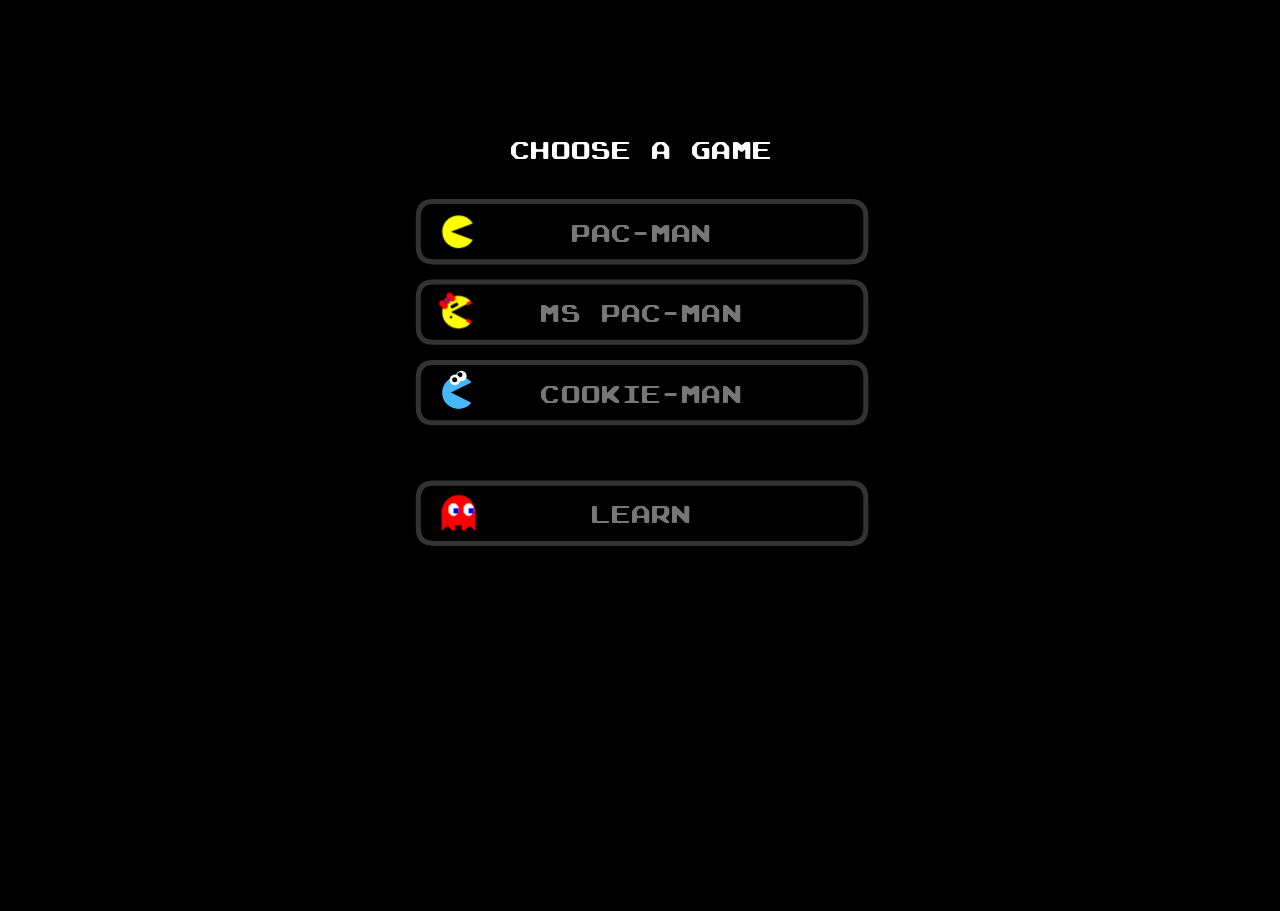
<file: debug.htm>
<!doctype html>
<html>

<head>

    <title>Enjoy with Sayjun</title>
    <!-- last updated: Sun May 19 21:43:14 PDT 2019 -->
    <!-- Lock viewport on mobile devices. -->
    <!--
    <meta name="viewport" content="width=device-width; initial-scale=1.0; maximum-scale=1.0; user-scalable=0;" />

    -->
    <!-- Allow page to be saved as web app on iOS. -->
    <meta name="apple-mobile-web-app-capable" content="yes" />

    <!-- Hide status bar -->
    <meta names="apple-mobile-web-app-status-bar-style" content="black-translucent" />

    <!-- icon used for iOS Web App -->
    <link rel="apple-touch-icon-precomposed" href="icon/ios_icon.png"/>

    <link rel="icon" type="image/png" href="icon/favicon.png"/>

    <style>
        body {
            margin:0;
            background: #000;
        }
        @font-face {
            font-family: 'ArcadeR';
            src: url('font/ARCADE_R.TTF');
            /*
            src: url('font/PressStart2P.ttf');
            */
        }
        #canvas-warning {
            color: #FF0;
            font-size: 1.5em;
        }
    </style>

n<script src="src/inherit.js"></script>n<script src="src/sound.js"></script>n<script src="src/random.js"></script>n<script src="src/game.js"></script>n<script src="src/direction.js"></script>n<script src="src/Map.js"></script>n<script src="src/colors.js"></script>n<script src="src/mapgen.js"></script>n<script src="src/atlas.js"></script>n<script src="src/renderers.js"></script>n<script src="src/hud.js"></script>n<script src="src/galagaStars.js"></script>n<script src="src/Button.js"></script>n<script src="src/Menu.js"></script>n<script src="src/inGameMenu.js"></script>n<script src="src/sprites.js"></script>n<script src="src/Actor.js"></script>n<script src="src/Ghost.js"></script>n<script src="src/Player.js"></script>n<script src="src/actors.js"></script>n<script src="src/targets.js"></script>n<script src="src/ghostCommander.js"></script>n<script src="src/ghostReleaser.js"></script>n<script src="src/elroyTimer.js"></script>n<script src="src/energizer.js"></script>n<script src="src/fruit.js"></script>n<script src="src/executive.js"></script>n<script src="src/states.js"></script>n<script src="src/input.js"></script>n<script src="src/cutscenes.js"></script>n<script src="src/maps.js"></script>n<script src="src/vcr.js"></script>n<script src="src/main.js"></script>n

</head>

<body>

</div>

    <div style='font-family: ArcadeR'> </div>
    <canvas id='canvas'><div id="canvas-warning">Your browser does not support HTML Canvas.  Please upgrade!</div></canvas>
    <canvas id='atlas' style="display:none"></canvas>

</body>

</html>
</file>
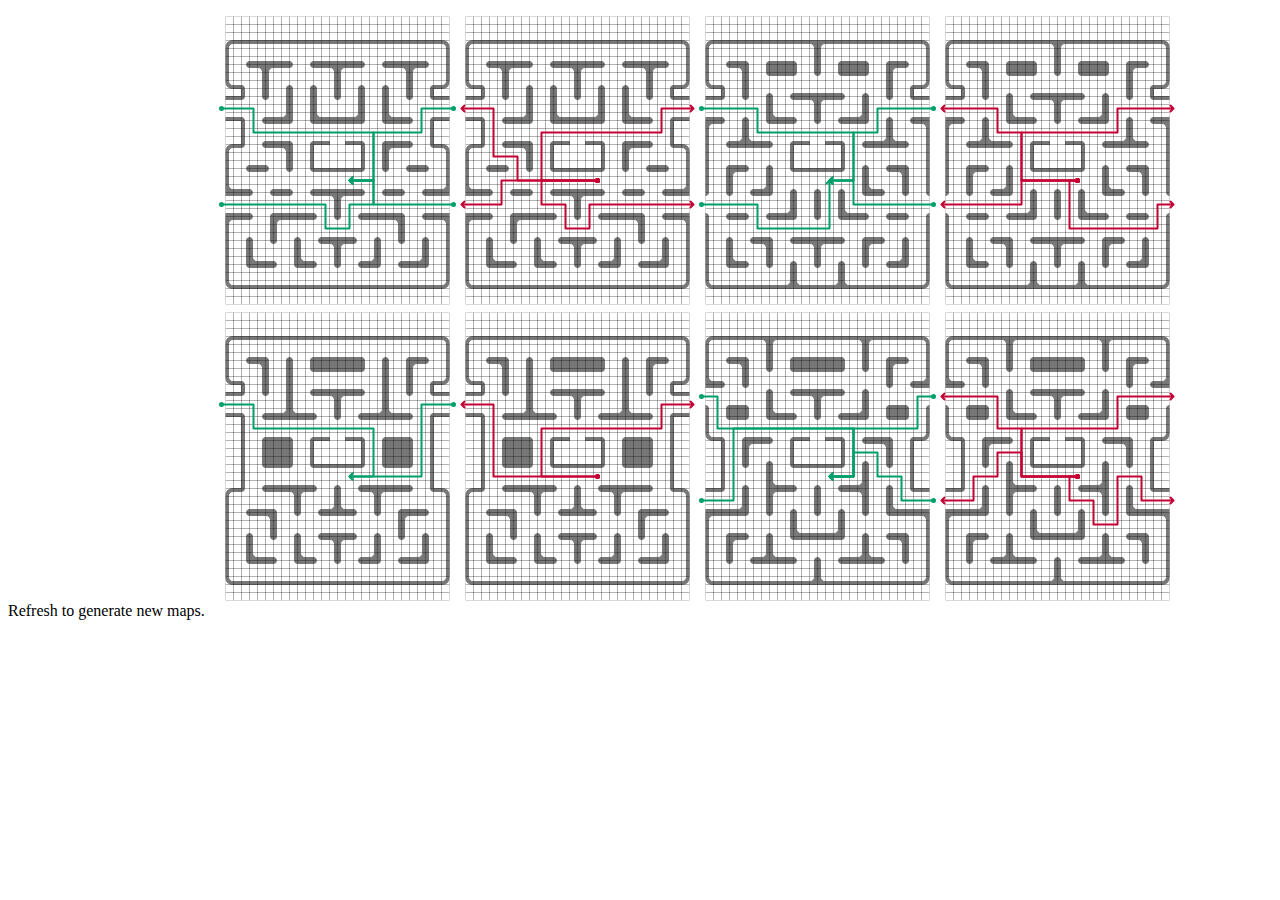
<file: fruit/cookie.htm>
<!DOCTYPE html>
<html>
<head>
<script src="colors.js"></script>
<script src="mapgen.js"></script>
<script src="Map.js"></script>
</head>
<body>
Refresh to generate new maps.
<canvas id='canvas'></canvas>

<script>

window.onload = function() {

    var canvas = document.getElementById('canvas');
    canvas.width = tileSize*32*4;
    canvas.height = tileSize*38*2;

    var ctx = canvas.getContext('2d');
    var scale = 1;
    ctx.scale(scale,scale);

    var x,y;
    x = tileSize*2;
    y = tileSize;

    var drawMap = function(map,x,y) {
        map.draw(ctx,x,y,true);
        map.drawFruitPaths(ctx,x,y,'entrances');

        x += tileSize*30;
        map.draw(ctx,x,y,true);
        map.drawFruitPaths(ctx,x,y,'exits');
    };

    drawMap(mapgen(),x,y);
    x += tileSize*60;
    drawMap(mapgen(),x,y);

    x = tileSize*2;
    y += tileSize*37;
    drawMap(mapgen(),x,y);
    x += tileSize*60;
    drawMap(mapgen(),x,y);
};

</script>
</body>
</html>
</file>
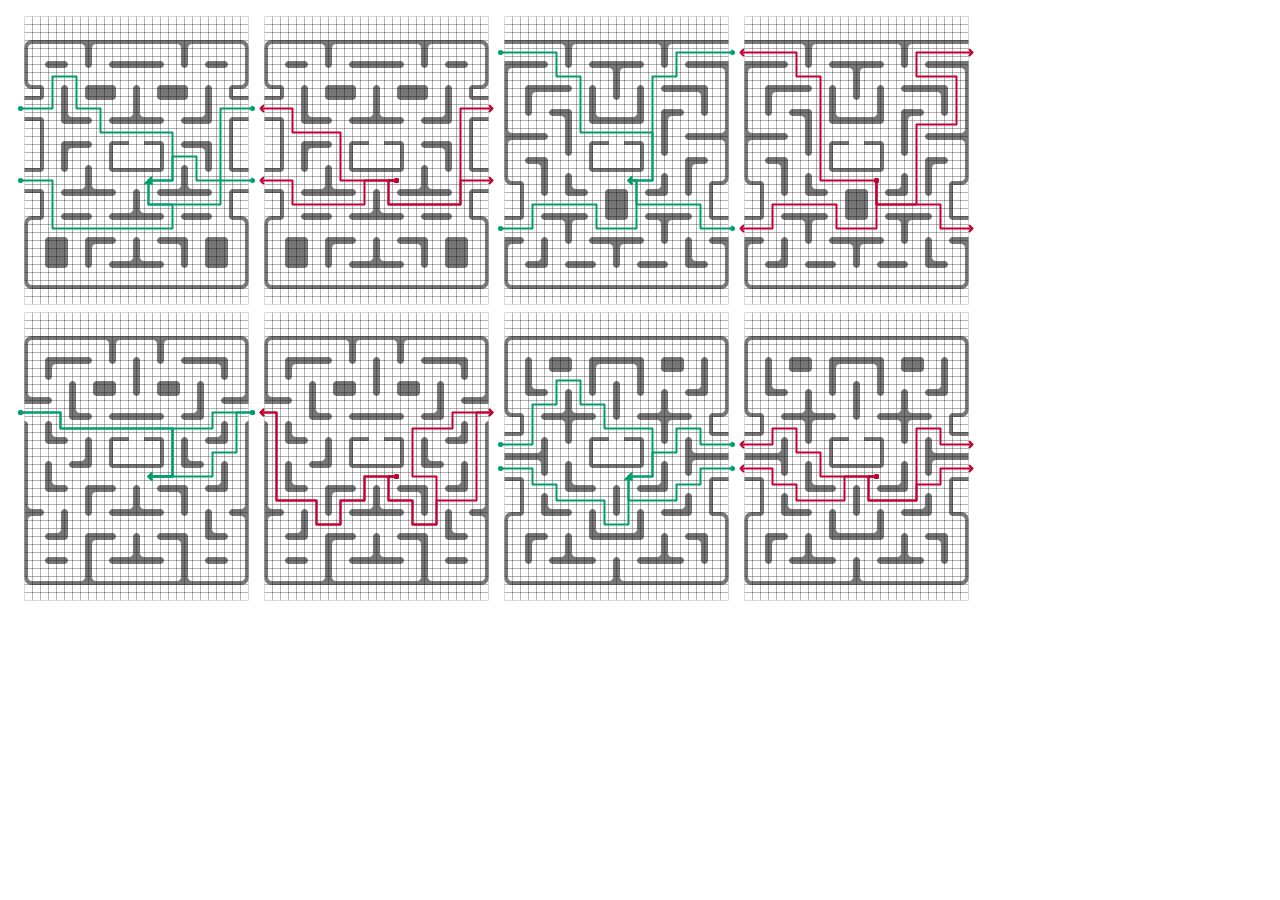
<file: fruit/mspac.htm>
<!DOCTYPE html>
<html>
<head>
<script src="colors.js"></script>
<script src="mapgen.js"></script>
<script src="Map.js"></script>
<script src="maps.js"></script>
</head>
<body>
<canvas id='canvas'></canvas>

<script>

window.onload = function() {

    var canvas = document.getElementById('canvas');
    canvas.width = tileSize*32*4;
    canvas.height = tileSize*38*2;

    var ctx = canvas.getContext('2d');
    var scale = 1;
    ctx.scale(scale,scale);

    var x,y;
    x = tileSize*2;
    y = tileSize;

    var drawMap = function(map,x,y) {
        map.draw(ctx,x,y,true);
        map.drawFruitPaths(ctx,x,y,'entrances');

        x += tileSize*30;
        map.draw(ctx,x,y,true);
        map.drawFruitPaths(ctx,x,y,'exits');
    };

    drawMap(mapMsPacman1,x,y);
    x += tileSize*60;
    drawMap(mapMsPacman2,x,y);

    x = tileSize*2;
    y += tileSize*37;
    drawMap(mapMsPacman3,x,y);
    x += tileSize*60;
    drawMap(mapMsPacman4,x,y);
};

</script>
</body>
</html>
</file>
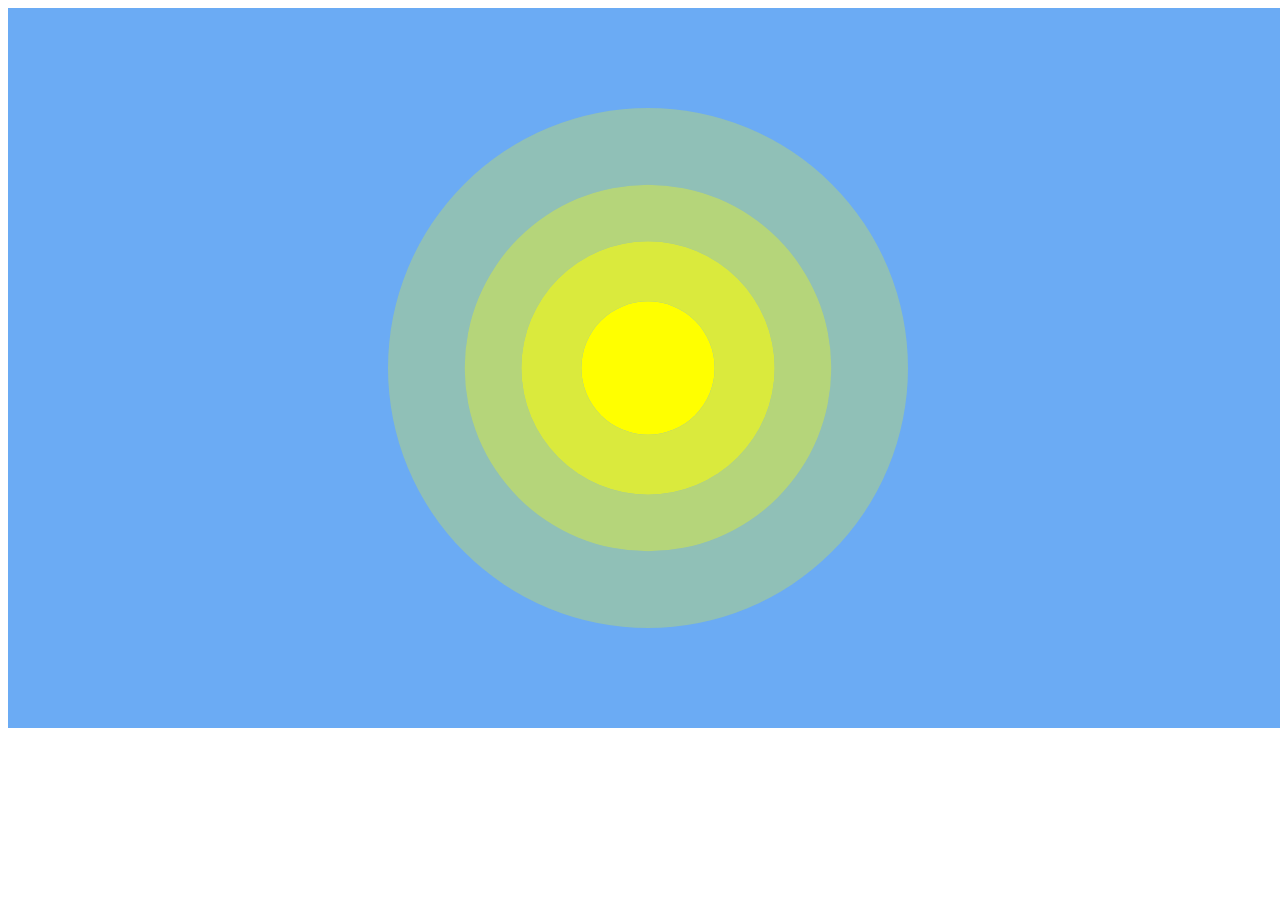
<file: promo/render.htm>
<!doctype html>
<html>
<head>
<meta charset="utf-8">
</head>
<body>
<canvas id='canvas' width="1280" height="720">
<script src="jquery.js"></script>
<script src="interp.js"></script>
<script src="render.js"></script>
</body>
</html>
</file>
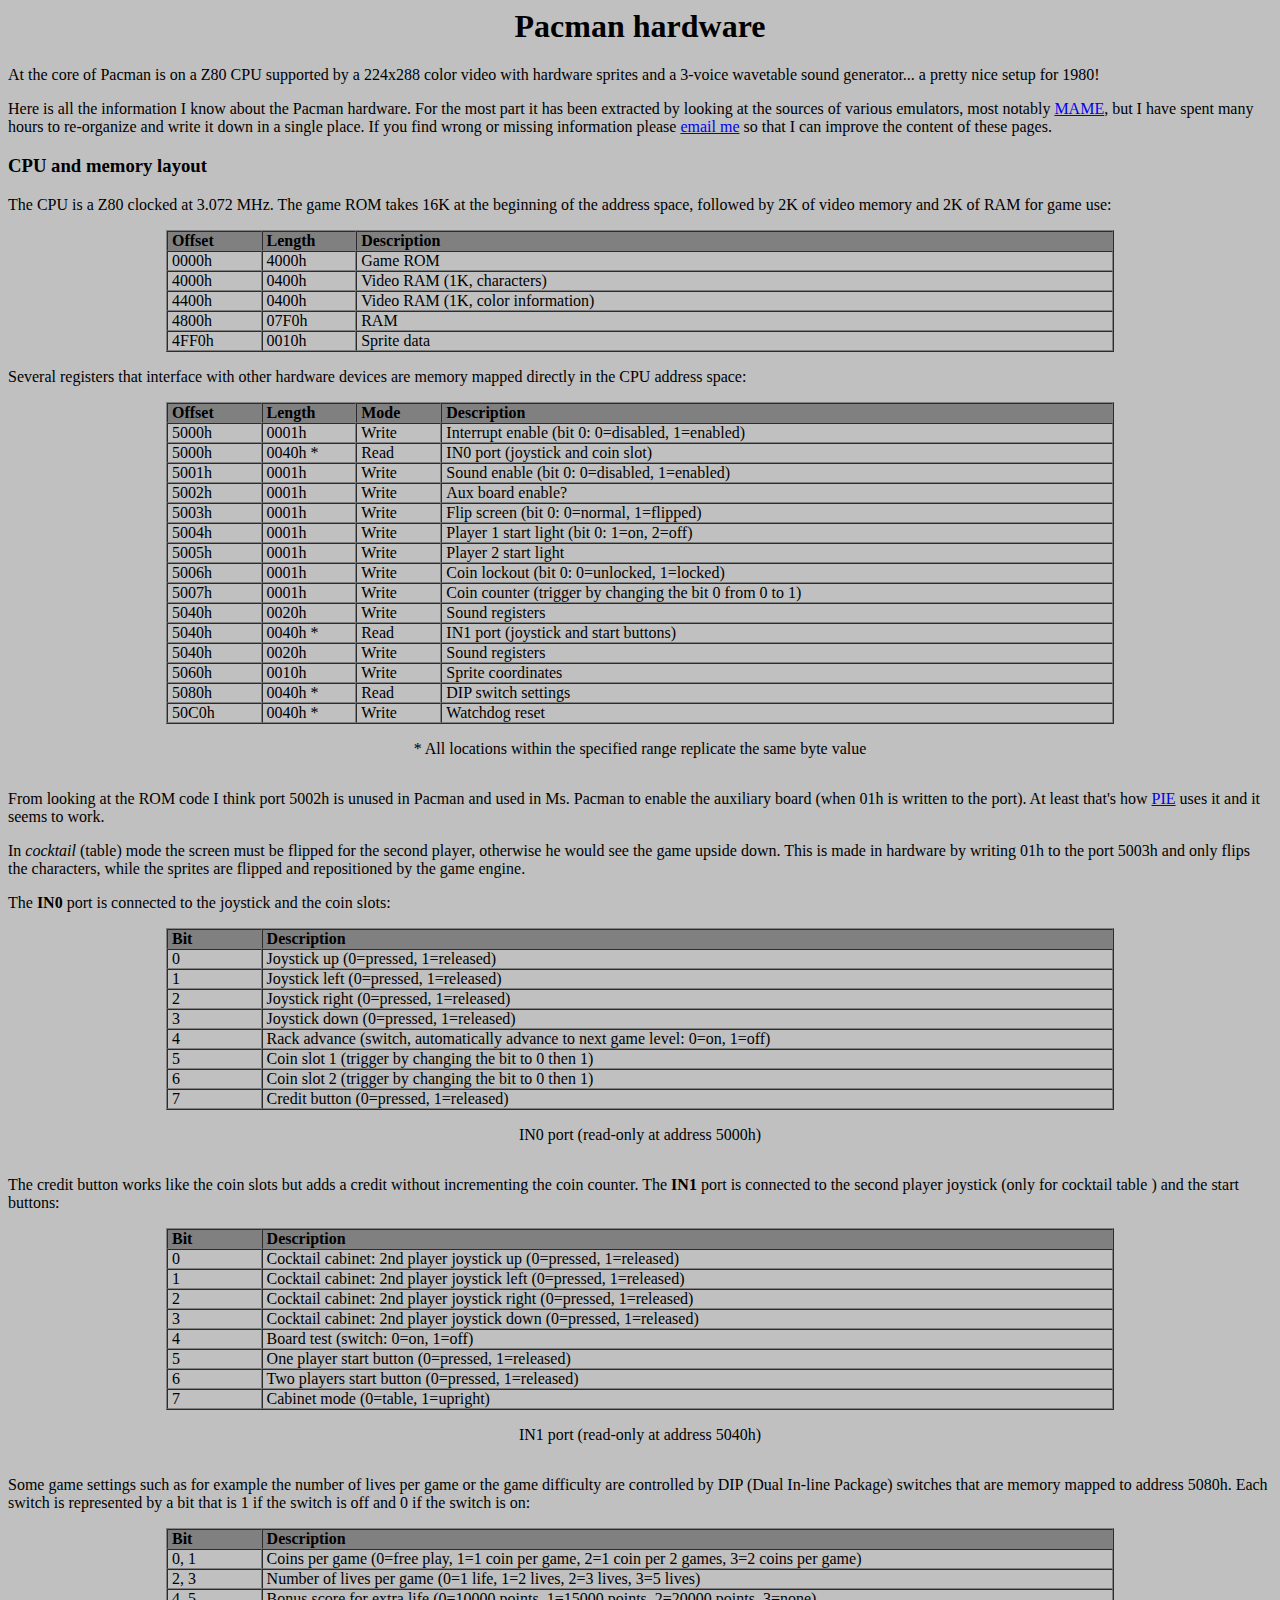
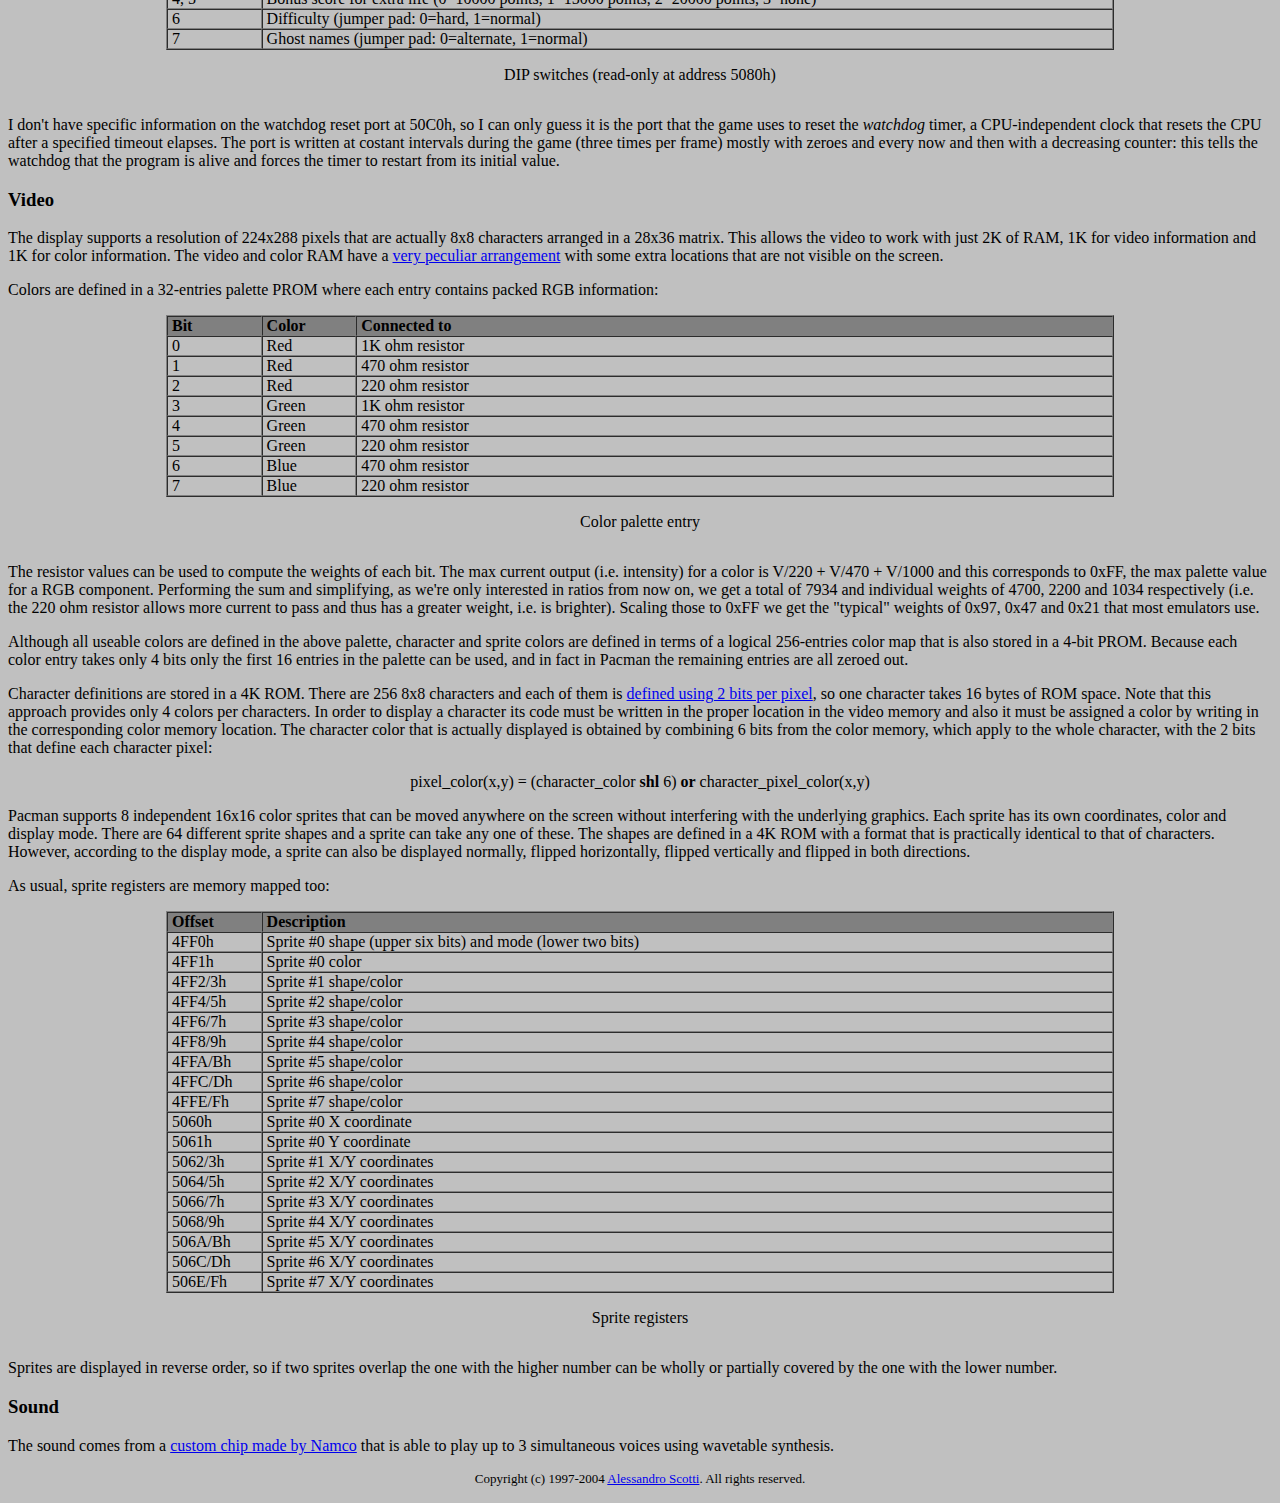
<file: doc/pie/hardware.htm>
<!DOCTYPE HTML PUBLIC "-//W3C//DTD HTML 3.2//EN">
<HTML>

<HEAD>
	<META HTTP-EQUIV="Content-Type" CONTENT="text/html;CHARSET=iso-8859-1">
<META NAME="VPSiteProject" CONTENT="file:///D|/WalkOfMind/Project.vpp">

	<TITLE>Pacman hardware</TITLE>
</HEAD>

<BODY BGCOLOR="silver">

<H1 ALIGN="CENTER">Pacman hardware</H1>
<P>At the core of Pacman is on a Z80 CPU supported by a 224x288 color video with hardware sprites and a 3-voice
wavetable sound generator... a pretty nice setup for 1980!</P>
<P>Here is all the information I know about the Pacman hardware. For the most part it has been extracted by looking
at the sources of various emulators, most notably <A HREF="http://www.mame.net/">MAME</A>, but I have spent many
hours to re-organize and write it down in a single place. If you find wrong or missing information please <A HREF="mailto:dev@ascotti.org">email
me</A> so that I can improve the content of these pages.</P>
<H3><A NAME="CPU"></A>CPU and memory layout</H3>
<P>The CPU is a Z80 clocked at 3.072 MHz. The game ROM takes 16K at the beginning of the address space, followed
by 2K of video memory and 2K of RAM for game use:</P>
<CENTER>
<P>
<TABLE BORDER="1" CELLPADDING="0" CELLSPACING="0" WIDTH="75%">
	<TR>
		<TD WIDTH="10%" BGCOLOR="gray"><B><FONT COLOR="black">&nbsp;Offset</FONT></B></TD>
		<TD WIDTH="10%" BGCOLOR="gray"><B><FONT COLOR="black">&nbsp;Length</FONT></B></TD>
		<TD BGCOLOR="gray"><B><FONT COLOR="black">&nbsp;Description</FONT></B></TD>
	</TR>
	<TR>
		<TD WIDTH="10%">&nbsp;0000h</TD>
		<TD WIDTH="10%">&nbsp;4000h</TD>
		<TD>&nbsp;Game ROM</TD>
	</TR>
	<TR>
		<TD WIDTH="10%">&nbsp;4000h</TD>
		<TD WIDTH="10%">&nbsp;0400h</TD>
		<TD>&nbsp;Video RAM (1K, characters)</TD>
	</TR>
	<TR>
		<TD WIDTH="10%">&nbsp;4400h</TD>
		<TD WIDTH="10%">&nbsp;0400h</TD>
		<TD>&nbsp;Video RAM (1K, color information)</TD>
	</TR>
	<TR>
		<TD WIDTH="10%">&nbsp;4800h</TD>
		<TD WIDTH="10%">&nbsp;07F0h</TD>
		<TD>&nbsp;RAM</TD>
	</TR>
	<TR>
		<TD WIDTH="10%">&nbsp;4FF0h</TD>
		<TD WIDTH="10%">&nbsp;0010h</TD>
		<TD>&nbsp;Sprite data</TD>
	</TR>
</TABLE>
</P>
</CENTER>
<P>Several registers that interface with other hardware devices are memory mapped directly in the CPU address space:</P>
<CENTER>
<P>
<TABLE BORDER="1" CELLPADDING="0" CELLSPACING="0" WIDTH="75%">
	<CAPTION ALIGN="BOTTOM">
		<P>* All locations within the specified range replicate the same byte value
	</CAPTION>
	<TR>
		<TD WIDTH="10%" BGCOLOR="gray"><B><FONT COLOR="black">&nbsp;Offset</FONT></B></TD>
		<TD WIDTH="10%" BGCOLOR="gray"><B><FONT COLOR="black">&nbsp;Length</FONT></B></TD>
		<TD WIDTH="9%" BGCOLOR="gray"><B><FONT COLOR="black">&nbsp;Mode</FONT></B></TD>
		<TD BGCOLOR="gray"><B><FONT COLOR="black">&nbsp;Description</FONT></B></TD>
	</TR>
	<TR>
		<TD WIDTH="10%">&nbsp;5000h</TD>
		<TD WIDTH="10%">&nbsp;0001h</TD>
		<TD WIDTH="9%">&nbsp;Write</TD>
		<TD>&nbsp;Interrupt enable (bit 0: 0=disabled, 1=enabled)</TD>
	</TR>
	<TR>
		<TD WIDTH="10%">&nbsp;5000h</TD>
		<TD WIDTH="10%">&nbsp;0040h *</TD>
		<TD WIDTH="9%">&nbsp;Read</TD>
		<TD>&nbsp;IN0 port (joystick and coin slot)</TD>
	</TR>
	<TR>
		<TD WIDTH="10%">&nbsp;5001h</TD>
		<TD WIDTH="10%">&nbsp;0001h</TD>
		<TD WIDTH="9%">&nbsp;Write</TD>
		<TD>&nbsp;Sound enable (bit 0: 0=disabled, 1=enabled)</TD>
	</TR>
	<TR>
		<TD WIDTH="10%">&nbsp;5002h</TD>
		<TD WIDTH="10%">&nbsp;0001h</TD>
		<TD WIDTH="9%">&nbsp;Write</TD>
		<TD>&nbsp;Aux board enable?</TD>
	</TR>
	<TR>
		<TD WIDTH="10%">&nbsp;5003h</TD>
		<TD WIDTH="10%">&nbsp;0001h</TD>
		<TD WIDTH="9%">&nbsp;Write</TD>
		<TD>&nbsp;Flip screen (bit 0: 0=normal, 1=flipped)</TD>
	</TR>
	<TR>
		<TD WIDTH="10%">&nbsp;5004h</TD>
		<TD WIDTH="10%">&nbsp;0001h</TD>
		<TD WIDTH="9%">&nbsp;Write</TD>
		<TD>&nbsp;Player 1 start light (bit 0: 1=on, 2=off)</TD>
	</TR>
	<TR>
		<TD WIDTH="10%">&nbsp;5005h</TD>
		<TD WIDTH="10%">&nbsp;0001h</TD>
		<TD WIDTH="9%">&nbsp;Write</TD>
		<TD>&nbsp;Player 2 start light</TD>
	</TR>
	<TR>
		<TD WIDTH="10%">&nbsp;5006h</TD>
		<TD WIDTH="10%">&nbsp;0001h</TD>
		<TD WIDTH="9%">&nbsp;Write</TD>
		<TD>&nbsp;Coin lockout (bit 0: 0=unlocked, 1=locked)</TD>
	</TR>
	<TR>
		<TD WIDTH="10%">&nbsp;5007h</TD>
		<TD WIDTH="10%">&nbsp;0001h</TD>
		<TD WIDTH="9%">&nbsp;Write</TD>
		<TD>&nbsp;Coin counter (trigger by changing the bit 0 from 0 to 1)</TD>
	</TR>
	<TR>
		<TD WIDTH="10%">&nbsp;5040h</TD>
		<TD WIDTH="10%">&nbsp;0020h</TD>
		<TD WIDTH="9%">&nbsp;Write</TD>
		<TD>&nbsp;Sound registers</TD>
	</TR>
	<TR>
		<TD WIDTH="10%">&nbsp;5040h</TD>
		<TD WIDTH="10%">&nbsp;0040h *</TD>
		<TD WIDTH="9%">&nbsp;Read</TD>
		<TD>&nbsp;IN1 port (joystick and start buttons)</TD>
	</TR>
	<TR>
		<TD WIDTH="10%">&nbsp;5040h</TD>
		<TD WIDTH="10%">&nbsp;0020h</TD>
		<TD WIDTH="9%">&nbsp;Write</TD>
		<TD>&nbsp;Sound registers</TD>
	</TR>
	<TR>
		<TD WIDTH="10%">&nbsp;5060h</TD>
		<TD WIDTH="10%">&nbsp;0010h</TD>
		<TD WIDTH="9%">&nbsp;Write</TD>
		<TD>&nbsp;Sprite coordinates</TD>
	</TR>
	<TR>
		<TD WIDTH="10%">&nbsp;5080h</TD>
		<TD WIDTH="10%">&nbsp;0040h *</TD>
		<TD WIDTH="9%">&nbsp;Read</TD>
		<TD>&nbsp;DIP switch settings</TD>
	</TR>
	<TR>
		<TD WIDTH="10%">&nbsp;50C0h</TD>
		<TD WIDTH="10%">&nbsp;0040h *</TD>
		<TD WIDTH="9%">&nbsp;Write</TD>
		<TD>&nbsp;Watchdog reset</TD>
	</TR>
</TABLE>
</P>
</CENTER>
<P>From looking at the ROM code I think port 5002h is unused in Pacman and used in Ms. Pacman to enable the auxiliary
board (when 01h is written to the port). At least that's how <A HREF="pie.htm">PIE</A> uses it and it seems to
work.</P>
<P>In <I>cocktail</I> (table) mode the screen must be flipped for the second player, otherwise he would see the
game upside down. This is made in hardware by writing 01h to the port 5003h and only flips the characters, while
the sprites are flipped and repositioned by the game engine.</P>
<P>The <B>IN0</B> port is connected to the joystick and the coin slots:</P>
<CENTER>
<P>
<TABLE BORDER="1" CELLPADDING="0" CELLSPACING="0" WIDTH="75%">
	<CAPTION ALIGN="BOTTOM">
		<P>IN0 port (read-only at address 5000h)
	</CAPTION>
	<TR>
		<TD WIDTH="10%" BGCOLOR="gray"><B>&nbsp;Bit</B></TD>
		<TD BGCOLOR="gray"><B>&nbsp;Description</B></TD>
	</TR>
	<TR>
		<TD WIDTH="10%">&nbsp;0</TD>
		<TD>&nbsp;Joystick up (0=pressed, 1=released)</TD>
	</TR>
	<TR>
		<TD WIDTH="10%">&nbsp;1</TD>
		<TD>&nbsp;Joystick left (0=pressed, 1=released)</TD>
	</TR>
	<TR>
		<TD WIDTH="10%">&nbsp;2</TD>
		<TD>&nbsp;Joystick right (0=pressed, 1=released)</TD>
	</TR>
	<TR>
		<TD WIDTH="10%">&nbsp;3</TD>
		<TD>&nbsp;Joystick down (0=pressed, 1=released)</TD>
	</TR>
	<TR>
		<TD WIDTH="10%">&nbsp;4</TD>
		<TD>&nbsp;Rack advance (switch, automatically advance to next game level: 0=on, 1=off)</TD>
	</TR>
	<TR>
		<TD WIDTH="10%">&nbsp;5</TD>
		<TD>&nbsp;Coin slot 1 (trigger by changing the bit to 0 then 1)</TD>
	</TR>
	<TR>
		<TD WIDTH="10%">&nbsp;6</TD>
		<TD>&nbsp;Coin slot 2 (trigger by changing the bit to 0 then 1)</TD>
	</TR>
	<TR>
		<TD WIDTH="10%">&nbsp;7</TD>
		<TD>&nbsp;Credit button (0=pressed, 1=released)</TD>
	</TR>
</TABLE>
</P>
</CENTER>
<P>The credit button works like the coin slots but adds a credit without incrementing the coin counter. The <B>IN1</B>
port is connected to the second player joystick (only for cocktail table ) and the start buttons:</P>
<CENTER>
<P>
<TABLE BORDER="1" CELLPADDING="0" CELLSPACING="0" WIDTH="75%">
	<CAPTION ALIGN="BOTTOM">
		<P>IN1 port (read-only at address 5040h)
	</CAPTION>
	<TR>
		<TD WIDTH="10%" BGCOLOR="gray"><B>&nbsp;Bit</B></TD>
		<TD BGCOLOR="gray"><B>&nbsp;Description</B></TD>
	</TR>
	<TR>
		<TD WIDTH="10%">&nbsp;0</TD>
		<TD>&nbsp;Cocktail cabinet: 2nd player joystick up (0=pressed, 1=released)</TD>
	</TR>
	<TR>
		<TD WIDTH="10%">&nbsp;1</TD>
		<TD>&nbsp;Cocktail cabinet: 2nd player joystick left (0=pressed, 1=released)</TD>
	</TR>
	<TR>
		<TD WIDTH="10%">&nbsp;2</TD>
		<TD>&nbsp;Cocktail cabinet: 2nd player joystick right (0=pressed, 1=released)</TD>
	</TR>
	<TR>
		<TD WIDTH="10%">&nbsp;3</TD>
		<TD>&nbsp;Cocktail cabinet: 2nd player joystick down (0=pressed, 1=released)</TD>
	</TR>
	<TR>
		<TD WIDTH="10%">&nbsp;4</TD>
		<TD>&nbsp;Board test (switch: 0=on, 1=off)</TD>
	</TR>
	<TR>
		<TD WIDTH="10%">&nbsp;5</TD>
		<TD>&nbsp;One player start button (0=pressed, 1=released)</TD>
	</TR>
	<TR>
		<TD WIDTH="10%">&nbsp;6</TD>
		<TD>&nbsp;Two players start button (0=pressed, 1=released)</TD>
	</TR>
	<TR>
		<TD WIDTH="10%">&nbsp;7</TD>
		<TD>&nbsp;Cabinet mode (0=table, 1=upright)</TD>
	</TR>
</TABLE>
</P>
</CENTER>
<P>Some game settings such as for example the number of lives per game or the game difficulty are controlled by
DIP (Dual In-line Package) switches that are memory mapped to address 5080h. Each switch is represented by a bit
that is 1 if the switch is off and 0 if the switch is on:</P>
<CENTER>
<P>
<TABLE BORDER="1" CELLPADDING="0" CELLSPACING="0" WIDTH="75%">
	<CAPTION ALIGN="BOTTOM">
		<P>DIP switches (read-only at address 5080h)
	</CAPTION>
	<TR>
		<TD WIDTH="10%" BGCOLOR="gray"><B>&nbsp;Bit</B></TD>
		<TD BGCOLOR="gray"><B>&nbsp;Description</B></TD>
	</TR>
	<TR>
		<TD WIDTH="10%">&nbsp;0, 1</TD>
		<TD>&nbsp;Coins per game (0=free play, 1=1 coin per game, 2=1 coin per 2 games, 3=2 coins per game)</TD>
	</TR>
	<TR>
		<TD WIDTH="10%">&nbsp;2, 3</TD>
		<TD>&nbsp;Number of lives per game (0=1 life, 1=2 lives, 2=3 lives, 3=5 lives)</TD>
	</TR>
	<TR>
		<TD WIDTH="10%">&nbsp;4, 5</TD>
		<TD>&nbsp;Bonus score for extra life (0=10000 points, 1=15000 points, 2=20000 points, 3=none)</TD>
	</TR>
	<TR>
		<TD WIDTH="10%">&nbsp;6</TD>
		<TD>&nbsp;Difficulty (jumper pad: 0=hard, 1=normal)</TD>
	</TR>
	<TR>
		<TD WIDTH="10%">&nbsp;7</TD>
		<TD>&nbsp;Ghost names (jumper pad: 0=alternate, 1=normal)</TD>
	</TR>
</TABLE>
</P>
</CENTER>
<P>I don't have specific information on the watchdog reset port at 50C0h, so I can only guess it is the port that
the game uses to reset the <I>watchdog</I> timer, a CPU-independent clock that resets the CPU after a specified
timeout elapses. The port is written at costant intervals during the game (three times per frame) mostly with zeroes
and every now and then with a decreasing counter: this tells the watchdog that the program is alive and forces
the timer to restart from its initial value.
<H3><A NAME="Video"></A>Video</H3>
<P>The display supports a resolution of 224x288 pixels that are actually 8x8 characters arranged in a 28x36 matrix.
This allows the video to work with just 2K of RAM, 1K for video information and 1K for color information. The video
and color RAM have a <A HREF="video_memory.htm">very peculiar arrangement</A> with some extra locations that are
not visible on the screen.</P>
<P>Colors are defined in a 32-entries palette PROM where each entry contains packed RGB information:</P>
<CENTER>
<P>
<TABLE BORDER="1" CELLPADDING="0" CELLSPACING="0" WIDTH="75%">
	<CAPTION ALIGN="BOTTOM">
		<P>Color palette entry
	</CAPTION>
	<TR>
		<TD WIDTH="10%" BGCOLOR="gray"><B>&nbsp;Bit</B></TD>
		<TD WIDTH="10%" BGCOLOR="gray"><B>&nbsp;Color</B></TD>
		<TD BGCOLOR="gray"><B>&nbsp;Connected to</B></TD>
	</TR>
	<TR>
		<TD WIDTH="10%">&nbsp;0</TD>
		<TD WIDTH="10%">&nbsp;Red</TD>
		<TD>&nbsp;1K ohm resistor</TD>
	</TR>
	<TR>
		<TD WIDTH="10%">&nbsp;1</TD>
		<TD WIDTH="10%">&nbsp;Red</TD>
		<TD>&nbsp;470 ohm resistor</TD>
	</TR>
	<TR>
		<TD WIDTH="10%">&nbsp;2</TD>
		<TD WIDTH="10%">&nbsp;Red</TD>
		<TD>&nbsp;220 ohm resistor</TD>
	</TR>
	<TR>
		<TD WIDTH="10%">&nbsp;3</TD>
		<TD WIDTH="10%">&nbsp;Green</TD>
		<TD>&nbsp;1K ohm resistor</TD>
	</TR>
	<TR>
		<TD WIDTH="10%">&nbsp;4</TD>
		<TD WIDTH="10%">&nbsp;Green</TD>
		<TD>&nbsp;470 ohm resistor</TD>
	</TR>
	<TR>
		<TD WIDTH="10%">&nbsp;5</TD>
		<TD WIDTH="10%">&nbsp;Green</TD>
		<TD>&nbsp;220 ohm resistor</TD>
	</TR>
	<TR>
		<TD WIDTH="10%">&nbsp;6</TD>
		<TD WIDTH="10%">&nbsp;Blue</TD>
		<TD>&nbsp;470 ohm resistor</TD>
	</TR>
	<TR>
		<TD WIDTH="10%">&nbsp;7</TD>
		<TD WIDTH="10%">&nbsp;Blue</TD>
		<TD>&nbsp;220 ohm resistor</TD>
	</TR>
</TABLE>
</P>
</CENTER>
<P>The resistor values can be used to compute the weights of each bit. The max current output (i.e. intensity)
for a color is V/220 + V/470 + V/1000 and this corresponds to 0xFF, the max palette value for a RGB component.
Performing the sum and simplifying, as we're only interested in ratios from now on, we get a total of 7934 and
individual weights of 4700, 2200 and 1034 respectively (i.e. the 220 ohm resistor allows more current to pass and
thus has a greater weight, i.e. is brighter). Scaling those to 0xFF we get the &quot;typical&quot; weights of 0x97,
0x47 and 0x21 that most emulators use.</P>

<P>Although all useable colors are defined in the above palette, character and sprite colors are defined in terms
of a logical 256-entries color map that is also stored in a 4-bit PROM. Because each color entry takes only 4 bits
only the first 16 entries in the palette can be used, and in fact in Pacman the remaining entries are all zeroed
out.</P>

<P>Character definitions are stored in a 4K ROM. There are 256 8x8 characters and each of them is <A HREF="char_defs.htm">defined
using 2 bits per pixel</A>, so one character takes 16 bytes of ROM space. Note that this approach provides only
4 colors per characters. In order to display a character its code must be written in the proper location in the
video memory and also it must be assigned a color by writing in the corresponding color memory location. The character
color that is actually displayed is obtained by combining 6 bits from the color memory, which apply to the whole
character, with the 2 bits that define each character pixel:</P>
<P ALIGN="CENTER">pixel_color(x,y) = (character_color <B>shl</B> 6) <B>or</B> character_pixel_color(x,y)</P>
<P>Pacman supports 8 independent 16x16 color sprites that can be moved anywhere on the screen without interfering
with the underlying graphics. Each sprite has its own coordinates, color and display mode. There are 64 different
sprite shapes and a sprite can take any one of these. The shapes are defined in a 4K ROM with a format that is
practically identical to that of characters. However, according to the display mode, a sprite can also be displayed
normally, flipped horizontally, flipped vertically and flipped in both directions.</P>
<P>As usual, sprite registers are memory mapped too:</P>
<CENTER>
<P>
<TABLE BORDER="1" CELLPADDING="0" CELLSPACING="0" WIDTH="75%">
	<CAPTION ALIGN="BOTTOM">
		<P>Sprite registers
	</CAPTION>
	<TR>
		<TD WIDTH="10%" BGCOLOR="gray"><B>&nbsp;Offset</B></TD>
		<TD BGCOLOR="gray"><B>&nbsp;Description</B></TD>
	</TR>
	<TR>
		<TD WIDTH="10%">&nbsp;4FF0h</TD>
		<TD>&nbsp;Sprite #0 shape (upper six bits) and mode (lower two bits)</TD>
	</TR>
	<TR>
		<TD WIDTH="10%">&nbsp;4FF1h</TD>
		<TD>&nbsp;Sprite #0 color</TD>
	</TR>
	<TR>
		<TD WIDTH="10%">&nbsp;4FF2/3h</TD>
		<TD>&nbsp;Sprite #1 shape/color</TD>
	</TR>
	<TR>
		<TD WIDTH="10%">&nbsp;4FF4/5h</TD>
		<TD>&nbsp;Sprite #2 shape/color</TD>
	</TR>
	<TR>
		<TD WIDTH="10%">&nbsp;4FF6/7h</TD>
		<TD>&nbsp;Sprite #3 shape/color</TD>
	</TR>
	<TR>
		<TD WIDTH="10%">&nbsp;4FF8/9h</TD>
		<TD>&nbsp;Sprite #4 shape/color</TD>
	</TR>
	<TR>
		<TD WIDTH="10%">&nbsp;4FFA/Bh</TD>
		<TD>&nbsp;Sprite #5 shape/color</TD>
	</TR>
	<TR>
		<TD WIDTH="10%">&nbsp;4FFC/Dh</TD>
		<TD>&nbsp;Sprite #6 shape/color</TD>
	</TR>
	<TR>
		<TD WIDTH="10%">&nbsp;4FFE/Fh</TD>
		<TD>&nbsp;Sprite #7 shape/color</TD>
	</TR>
	<TR>
		<TD WIDTH="10%">&nbsp;5060h</TD>
		<TD>&nbsp;Sprite #0 X coordinate</TD>
	</TR>
	<TR>
		<TD WIDTH="10%">&nbsp;5061h</TD>
		<TD>&nbsp;Sprite #0 Y coordinate</TD>
	</TR>
	<TR>
		<TD WIDTH="10%">&nbsp;5062/3h</TD>
		<TD>&nbsp;Sprite #1 X/Y coordinates</TD>
	</TR>
	<TR>
		<TD WIDTH="10%">&nbsp;5064/5h</TD>
		<TD>&nbsp;Sprite #2 X/Y coordinates</TD>
	</TR>
	<TR>
		<TD WIDTH="10%">&nbsp;5066/7h</TD>
		<TD>&nbsp;Sprite #3 X/Y coordinates</TD>
	</TR>
	<TR>
		<TD WIDTH="10%">&nbsp;5068/9h</TD>
		<TD>&nbsp;Sprite #4 X/Y coordinates</TD>
	</TR>
	<TR>
		<TD WIDTH="10%">&nbsp;506A/Bh</TD>
		<TD>&nbsp;Sprite #5 X/Y coordinates</TD>
	</TR>
	<TR>
		<TD WIDTH="10%">&nbsp;506C/Dh</TD>
		<TD>&nbsp;Sprite #6 X/Y coordinates</TD>
	</TR>
	<TR>
		<TD WIDTH="10%">&nbsp;506E/Fh</TD>
		<TD>&nbsp;Sprite #7 X/Y coordinates</TD>
	</TR>
</TABLE>
</P>
</CENTER>
<P>Sprites are displayed in reverse order, so if two sprites overlap the one with the higher number can be wholly
or partially covered by the one with the lower number.</P>
<H3><A NAME="Sound"></A>Sound</H3>
<P>The sound comes from a <A HREF="wsg3.htm">custom chip made by Namco</A> that is able to play up to 3 simultaneous
voices using wavetable synthesis.</P>
<P>
<P ALIGN="CENTER"><FONT SIZE="2">Copyright (c) 1997-2004 </FONT><A HREF="mailto:dev@ascotti.org"><FONT SIZE="2">Alessandro
Scotti</FONT></A><FONT SIZE="2">. All rights reserved.</FONT>

</BODY>

</HTML>
</file>
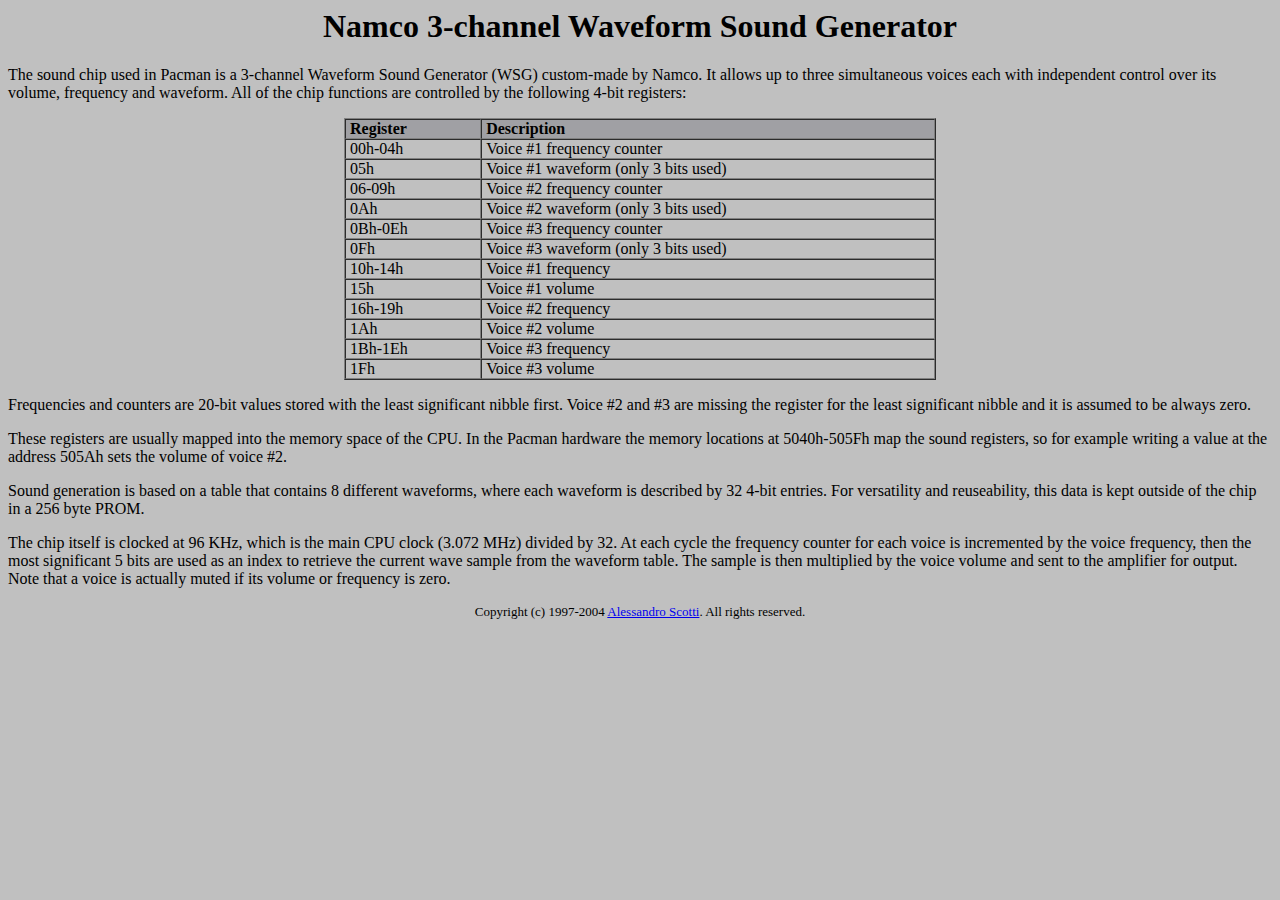
<file: doc/pie/wsg3.htm>
<!DOCTYPE HTML PUBLIC "-//W3C//DTD HTML 3.2//EN">
<HTML>

<HEAD>
	<META HTTP-EQUIV="Content-Type" CONTENT="text/html;CHARSET=iso-8859-1">
<META NAME="VPSiteProject" CONTENT="file:///D|/WalkOfMind/Project.vpp">

	<TITLE>Namco 3-channel Waveform Sound Generator</TITLE>
</HEAD>

<BODY BGCOLOR="silver">

<H1 ALIGN="CENTER">Namco 3-channel Waveform Sound Generator</H1>
<P>The sound chip used in Pacman is a 3-channel Waveform Sound Generator (WSG) custom-made by Namco. It allows
up to three simultaneous voices each with independent control over its volume, frequency and waveform. All of the
chip functions are controlled by the following 4-bit registers:</P>

<BLOCKQUOTE>
	<CENTER>
	<P>
	<TABLE BORDER="1" CELLPADDING="0" CELLSPACING="0" WIDTH="50%">
		<TR>
			<TD WIDTH="15%" BGCOLOR="#A0A0A4"><B>&nbsp;Register</B></TD>
			<TD WIDTH="50%" BGCOLOR="#A0A0A4"><B>&nbsp;Description</B></TD>
		</TR>
		<TR>
			<TD WIDTH="15%">&nbsp;00h-04h</TD>
			<TD WIDTH="50%">&nbsp;Voice #1 frequency counter</TD>
		</TR>
		<TR>
			<TD WIDTH="15%">&nbsp;05h</TD>
			<TD WIDTH="50%">&nbsp;Voice #1 waveform (only 3 bits used)</TD>
		</TR>
		<TR>
			<TD WIDTH="15%">&nbsp;06-09h</TD>
			<TD WIDTH="50%">&nbsp;Voice #2 frequency counter</TD>
		</TR>
		<TR>
			<TD WIDTH="15%">&nbsp;0Ah</TD>
			<TD WIDTH="50%">&nbsp;Voice #2 waveform (only 3 bits used)</TD>
		</TR>
		<TR>
			<TD WIDTH="15%">&nbsp;0Bh-0Eh</TD>
			<TD WIDTH="50%">&nbsp;Voice #3 frequency counter</TD>
		</TR>
		<TR>
			<TD WIDTH="15%">&nbsp;0Fh</TD>
			<TD WIDTH="50%">&nbsp;Voice #3 waveform (only 3 bits used)</TD>
		</TR>
		<TR>
			<TD WIDTH="15%">&nbsp;10h-14h</TD>
			<TD WIDTH="50%">&nbsp;Voice #1 frequency</TD>
		</TR>
		<TR>
			<TD WIDTH="15%">&nbsp;15h</TD>
			<TD WIDTH="50%">&nbsp;Voice #1 volume</TD>
		</TR>
		<TR>
			<TD WIDTH="15%">&nbsp;16h-19h</TD>
			<TD WIDTH="50%">&nbsp;Voice #2 frequency</TD>
		</TR>
		<TR>
			<TD WIDTH="15%">&nbsp;1Ah</TD>
			<TD WIDTH="50%">&nbsp;Voice #2 volume</TD>
		</TR>
		<TR>
			<TD WIDTH="15%">&nbsp;1Bh-1Eh</TD>
			<TD WIDTH="50%">&nbsp;Voice #3 frequency</TD>
		</TR>
		<TR>
			<TD WIDTH="15%">&nbsp;1Fh</TD>
			<TD WIDTH="50%">&nbsp;Voice #3 volume</TD>
		</TR>
	</TABLE>
</P>
</CENTER>
</BLOCKQUOTE>

<P>Frequencies and counters are 20-bit values stored with the least significant nibble first. Voice #2 and #3 are
missing the register for the least significant nibble and it is assumed to be always zero.</P>
<P>These registers are usually mapped into the memory space of the CPU. In the Pacman hardware the memory locations
at 5040h-505Fh map the sound registers, so for example writing a value at the address 505Ah sets the volume of
voice #2.</P>
<P>Sound generation is based on a table that contains 8 different waveforms, where each waveform is described by
32 4-bit entries. For versatility and reuseability, this data is kept outside of the chip in a 256 byte PROM.</P>
<P>The chip itself is clocked at 96 KHz, which is the main CPU clock (3.072 MHz) divided by 32. At each cycle the
frequency counter for each voice is incremented by the voice frequency, then the most significant 5 bits are used
as an index to retrieve the current wave sample from the waveform table. The sample is then multiplied by the voice
volume and sent to the amplifier for output. Note that a voice is actually muted if its volume or frequency is
zero.</P>
<P ALIGN="CENTER"><FONT SIZE="2">Copyright (c) 1997-2004 </FONT><A HREF="mailto:dev@ascotti.org"><FONT SIZE="2">Alessandro
Scotti</FONT></A><FONT SIZE="2">. All rights reserved.</FONT>

</BODY>

</HTML>
</file>
<file: styles/styles.css>
* {
  margin: 0;
  padding: 0;
  box-sizing: border-box;
  list-style: none;
}

:root {
  --color-primary: #191d2b;
  --color-secondary: #27AE60;
  --color-white: #FFFFFF;
  --color-black: #7f7df7;
  --color-grey0: #f8f8f8;
  --color-grey-1: #dbe1e8;
  --color-grey-2: #b2becd;
  --color-grey-3: #6c7983;
  --color-grey-4: #454e56;
  --color-grey-5: #2a2e35;
  --color-grey-6: #12181b;
  --br-sm-2: 14px;
  --box-shadow-1: 0 3px 15px rgba(0,0,0,.3);
}

.light-mode {
  --color-primary: #FFFFFF;
  --color-secondary: #F56692;
  --color-white: #454e56;
  --color-black: #817979;
  --color-grey0: #f8f8f8;
  --color-grey-1: #6c7983;
  --color-grey-2: #6c7983;
  --color-grey-3: #6c7983;
  --color-grey-4: #454e56;
  --color-grey-5: #f8f8f8;
  --color-grey-6: #12181b;
}

body {
  background-color: var(--color-primary);
  font-family: "Poppins", sans-serif;
  font-size: 1.1rem;
  color: var(--color-white);
  transition: all 0.4s ease-in-out;
}

a {
  display: inline-block;
  text-decoration: none;
  color: inherit;
  font-family: inherit;
}

header {
  min-height: 100vh;
  color: var(--color-white);
  overflow: hidden;
  padding: 0 !important;
}

section {
  min-height: 100vh;
  width: 100%;
  position: absolute;
  left: 0;
  top: 0;
  padding: 3rem 18rem;
}

.container {
  display: none;
  transform: translateY(-100%) scale(0);
  transition: all 0.4s ease-in-out;
  background-color: var(--color-primary);
}

.active {
  display: block;
  animation: appear 1s ease-in-out;
  transform: translateY(0) scaleY(1);
}
@keyframes appear {
  0% {
    transform: translateY(-100%) scaleY(0);
  }
  100% {
    transform: translateY(0) scaleY(1);
  }
}

.controls {
  position: fixed;
  z-index: 10;
  top: 50%;
  right: 3%;
  display: flex;
  flex-direction: column;
  align-items: center;
  justify-content: center;
  transform: translateY(-50%);
}
.controls .control {
  padding: 1rem;
  cursor: pointer;
  background-color: var(--color-grey-4);
  width: 55px;
  height: 55px;
  border-radius: 50%;
  display: flex;
  justify-content: center;
  align-items: center;
  margin: 0.7rem 0;
  box-shadow: var(--box-shadow-1);
}
.controls .control i {
  font-size: 1.2rem;
  color: var(--color-grey-2);
  pointer-events: none;
}
.controls .active-btn {
  background-color: var(--color-secondary);
  transition: all 0.4s ease-in-out;
}
.controls .active-btn i {
  color: var(--color-white);
}

.theme-btn {
  top: 5%;
  right: 3%;
  width: 70px;
  height: 70px;
  border-radius: 50%;
  background-color: var(--color-grey-4);
  cursor: pointer;
  position: fixed;
  display: flex;
  justify-content: center;
  align-items: center;
  box-shadow: 0 3px 15px rgba(0, 0, 0, 0.3);
  transition: all 0.1s ease-in-out;
}
.theme-btn:active {
  transform: translateY(-3px);
}
.theme-btn i {
  font-size: 1.4rem;
  color: var(--color-grey-2);
  pointer-events: none;
}

/*Header-content*/
.header-content {
  display: grid;
  grid-template-columns: repeat(2, 1fr);
  min-height: 100vh;
}
.header-content .left-header {
  display: flex;
  align-items: center;
  position: relative;
}
.header-content .left-header .h-shape {
  transition: all 0.4s ease-in-out;
  width: 65%;
  height: 100%;
  background-color: var(--color-secondary);
  position: absolute;
  left: 0;
  top: 0;
  z-index: -1;
  clip-path: polygon(0 0, 46% 0, 79% 100%, 0% 100%);
}
.header-content .left-header .image {
  border-radius: var(--br-sm-2);
  height: 90%;
  width: 68%;
  margin-left: 4rem;
  background-color: var(--color-black);
  transition: all 0.4s ease-in-out;
}
.header-content .left-header .image img {
  /* width: 100%; */
  height: 100%;
  object-fit: cover;
  transition: all 0.4s ease-in-out;
  filter: grayscale(100%);
}
.header-content .left-header .image img:hover {
  filter: grayscale(0);
}
.header-content .right-header {
  display: flex;
  flex-direction: column;
  justify-content: center;
  padding-right: 18rem;
}
.header-content .right-header .name {
  font-size: 3rem;
}
.header-content .right-header .name span {
  color: var(--color-secondary);
}
.header-content .right-header p {
  margin: 1.5rem 0;
  line-height: 2rem;
}

/*About*/
.about-container {
  display: grid;
  grid-template-columns: repeat(2, 1fr);
  padding-top: 3.5rem;
  padding-bottom: 5rem;
}
.about-container .right-about {
  display: grid;
  grid-template-columns: repeat(2, 1fr);
  grid-gap: 2rem;
}
.about-container .right-about .about-item {
  border: 1px solid var(--color-grey-5);
  border-radius: 5px;
  transition: all 0.4s ease-in-out;
  box-shadow: 1px 2px 15px rgba(0, 0, 0, 0.1);
}
.about-container .right-about .about-item:hover {
  cursor: default;
  transform: translateY(-5px);
  border: 1px solid var(--color-secondary);
  box-shadow: 1px 4px 15px rgba(0, 0, 0, 0.32);
}
.about-container .right-about .about-item .abt-text {
  padding: 1.5rem;
  display: flex;
  flex-direction: column;
}
.about-container .right-about .about-item .abt-text .large-text {
  font-size: 3rem;
  font-weight: 700;
  color: var(--color-secondary);
}
.about-container .right-about .about-item .abt-text .small-text {
  padding-left: 3rem;
  position: relative;
  text-transform: uppercase;
  font-size: 1.2rem;
  color: var(--color-grey-1);
  letter-spacing: 2px;
}
.about-container .right-about .about-item .abt-text .small-text::before {
  content: "";
  position: absolute;
  left: 0;
  top: 15px;
  width: 2rem;
  height: 2px;
  background-color: var(--color-grey-5);
}
.about-container .left-about {
  padding-right: 5rem;
}
.about-container .left-about p {
  line-height: 2rem;
  padding: 1rem;
  color: var(--color-grey-1);
}
.about-container .left-about h4 {
  font-size: 2rem;
  text-transform: uppercase;
}

.about-stats {
  padding-bottom: 4rem;
}
.about-stats .progress-bars {
  display: grid;
  grid-template-columns: repeat(2, 1fr);
  grid-gap: 2rem;
}
.about-stats .progress-bars .progress-bar {
  display: flex;
  flex-direction: column;
}
.about-stats .progress-bars .progress-bar .prog-title {
  text-transform: uppercase;
  font-weight: 500;
}
.about-stats .progress-bars .progress-bar .progress-con {
  display: flex;
  align-items: center;
}
.about-stats .progress-bars .progress-bar .progress-con .prog-text {
  color: var(--color-grey-2);
}
.about-stats .progress-bars .progress-bar .progress-con .progress {
  width: 100%;
  height: 0.45rem;
  background-color: var(--color-grey-4);
  margin-left: 1rem;
  position: relative;
}
.about-stats .progress-bars .progress-bar .progress-con .progress span {
  position: absolute;
  top: 0;
  left: 0;
  height: 100%;
  background-color: var(--color-secondary);
  transition: all 0.4s ease-in-out;
  width: 60%;
}
.about-stats .progress-bars .progress-bar .progress-con .progress .html {
  width: 80%;
}
.about-stats .progress-bars .progress-bar .progress-con .progress .css {
  width: 95%;
}
.about-stats .progress-bars .progress-bar .progress-con .progress .js {
  width: 75%;
}
.about-stats .progress-bars .progress-bar .progress-con .progress .react {
  width: 100%;
}
.about-stats .progress-bars .progress-ba0r .progress-con .progress .node {
  width: 87%;
}
.about-stats .progress-bars .progress-bar .progress-con .progress .python {
  width: 70%;
}
.enjoys{
  width: 40%;
}
.enjoybutton {
  padding: 5px 5px;
  font-size: 24px;
  text-align: center;
  cursor: pointer;
  outline: none;
  color: #fff;
  background-color: #04AA6D;
  border: none;
  border-radius: 15px;
  /* box-shadow: 0 9px #424242; */
  position:absolute;
  top: 5%;
  left:70%;
  width: 15%;
  display: flex;
  flex-direction: row;
  justify-content: center;
  align-items: center;
}

.enjoybutton:hover {background-color: #3e8e41}

.enjoybutton:active {
  background-color: #3e8e41;
  box-shadow: 0 5px #3b3a3a;
  transform: translateY(4px);
}
.stat-title {
  text-transform: uppercase;
  font-size: 1.4rem;
  text-align: center;
  padding: 3.5rem 0;
  position: relative;
}
.stat-title::before {
  content: "";
  position: absolute;
  left: 50%;
  top: 0;
  width: 40%;
  height: 1px;
  background-color: var(--color-grey-5);
  transform: translateX(-50%);
}

/*Timeline*/
.timeline {
  display: grid;
  grid-template-columns: repeat(2, 1fr);
  grid-gap: 2rem;
  padding-bottom: 3rem;
}
.timeline .timeline-item {
  position: relative;
  padding-left: 3rem;
  border-left: 1px solid var(--color-grey-5);
}
.timeline .timeline-item .tl-icon {
  position: absolute;
  left: -27px;
  top: 0;
  background-color: var(--color-secondary);
  width: 50px;
  height: 50px;
  border-radius: 50%;
  display: flex;
  align-items: center;
  justify-content: center;
}
.timeline .timeline-item .tl-icon i {
  font-size: 1.3rem;
}
.timeline .timeline-item .tl-duration {
  padding: 0.2rem 0.6rem;
  background-color: var(--color-grey-5);
  border-radius: 15px;
  display: inline-block;
  font-size: 0.8rem;
  text-transform: uppercase;
  font-weight: 500;
}
.timeline .timeline-item h5 {
  padding: 1rem 0;
  text-transform: uppercase;
  font-size: 1.3rem;
  font-weight: 600;
}
.timeline .timeline-item h5 span {
  color: var(--color-grey-2);
  font-weight: 500;
  font-size: 1.2rem;
}
.timeline .timeline-item p {
  color: var(--color-grey-2);
}

.port-text {
  padding: 2rem 0;
  text-align: center;
}

.portfolios {
  display: grid;
  grid-template-columns: repeat(3, 1fr);
  grid-gap: 2rem;
  margin-top: 3rem;
}
.portfolios .portfolio-item {
  position: relative;
  border-radius: 15px;
}
.portfolios .portfolio-item img {
  width: 100%;
  height: 300px;
  object-fit: cover;
  border-radius: 15px;
}
.portfolios .portfolio-item .hover-items {
  width: 100%;
  height: 100%;
  background-color: var(--color-secondary);
  position: absolute;
  left: 0;
  top: 0;
  border-radius: 15px;
  display: flex;
  justify-content: center;
  align-items: center;
  flex-direction: column;
  opacity: 0;
  transform: scale(0);
  transition: all 0.4s ease-in-out;
}
.portfolios .portfolio-item .hover-items h3 {
  font-size: 1.5rem;
  color: var(--color-white);
  margin-bottom: 1.5rem;
}
.portfolios .portfolio-item .hover-items .icons {
  display: flex;
  justify-content: center;
  align-items: center;
}
.portfolios .portfolio-item .hover-items .icons .icon {
  background-color: var(--color-primary);
  border-radius: 50%;
  width: 50px;
  height: 50px;
  display: flex;
  align-items: center;
  justify-content: center;
  margin: 0 1rem;
  cursor: pointer;
  transition: all 0.4s ease-in-out;
}
.portfolios .portfolio-item .hover-items .icons .icon i {
  font-size: 1.5rem;
  color: var(--color-white);
  margin: 0 1rem;
}
.portfolios .portfolio-item .hover-items .icons .icon:hover {
  background-color: var(--color-white);
}
.portfolios .portfolio-item .hover-items .icons .icon:hover i {
  color: var(--color-primary);
}

.portfolio-item:hover .hover-items {
  opacity: 1;
  transform: scale(1);
}

.blogs {
  display: grid;
  grid-template-columns: repeat(3, 1fr);
  grid-gap: 2rem;
  margin-top: 3rem;
}
.blogs .blog {
  position: relative;
  background-color: var(--color-grey-5);
  border-radius: 5px;
  box-shadow: 1px 1px 20px rgba(0, 0, 0, 0.1);
  transition: all 0.4s ease-in-out;
}
.blogs .blog:hover {
  box-shadow: 1px 1px 20px rgba(0, 0, 0, 0.3);
  transform: translateY(-5px);
  transition: all 0.4s ease-in-out;
}
.blogs .blog:hover img {
  filter: grayscale(0);
  transform: scale(1.1);
  box-shadow: 0px 4px 15px rgba(0, 0, 0, 0.8);
}
.blogs .blog img {
  width: 100%;
  height: 300px;
  object-fit: cover;
  border-top-left-radius: 5px;
  border-top-right-radius: 5px;
  filter: grayscale(100%);
  transition: all 0.4s ease-in-out;
}
.blogs .blog .blog-text {
  margin-top: -7px;
  padding: 1.1rem;
  border-top: 8px solid var(--color-secondary);
}
.blogs .blog .blog-text h4 {
  font-size: 1.5rem;
  margin-bottom: 0.7rem;
  transition: all 0.4s ease-in-out;
  cursor: pointer;
}
.blogs .blog .blog-text h4:hover {
  color: var(--color-secondary);
}
.blogs .blog .blog-text p {
  color: var(--color-grey-2);
  line-height: 2rem;
  padding-bottom: 1rem;
}

.contact-content-con {
  display: flex;
  padding-top: 3.5rem;
}
.contact-content-con .left-contact {
  flex: 2;
}
.contact-content-con .left-contact h4 {
  margin-top: 1rem;
  font-size: 2rem;
  text-transform: uppercase;
}
.contact-content-con .left-contact p {
  margin: 1rem 0;
  line-height: 2rem;
}
.contact-content-con .left-contact .contact-info .contact-item {
  display: flex;
  align-items: center;
  justify-content: space-between;
}
.contact-content-con .left-contact .contact-info .contact-item p {
  margin: 0.3rem 0 !important;
  padding: 0 !important;
}

.contact-content-con .left-contact .contact-info .contact-item .icon {
  display: grid;
  grid-template-columns: 40px 1fr;
}
.contact-content-con .left-contact .contact-info .contact-item .icon i {
  display: flex;
  align-items: center;
  font-size: 1.3rem;
}
.contact-content-con .left-contact .contact-icon {
  display: flex;
  margin-top: 2rem;
}
.contact-content-con .left-contact .contact-icon a {
  display: flex;
  align-items: center;
  color: var(--color-white);
  background-color: var(--color-grey-5);
  cursor: pointer;
  justify-content: center;
  width: 50px;
  height: 50px;
  border-radius: 50%;
  margin: 0 0.4rem;
  transition: all 0.4s ease-in-out;
}
.contact-content-con .left-contact .contact-icon a:hover {
  background-color: var(--color-secondary);
}
.contact-content-con .left-contact .contact-icon a:hover i {
  color: var(--color-primary);
}
.contact-content-con .left-contact .contact-icon a i {
  display: flex;
  align-items: center;
  justify-content: center;
  font-size: 1.3rem;
}
.contact-content-con .right-contact {
  flex: 3;
  margin-left: 3rem;
}
.contact-content-con .right-contact .input-control {
  margin: 1.5rem 0;
}
.contact-content-con .right-contact .input-control input, .contact-content-con .right-contact .input-control textarea {
  border-radius: 30px;
  font-weight: inherit;
  font-size: inherit;
  font-family: inherit;
  padding: 0.8rem 1.1rem;
  outline: none;
  border: none;
  background-color: var(--color-grey-5);
  width: 100%;
  color: var(--color-white);
  resize: none;
}
.contact-content-con .right-contact .i-c-2 {
  display: flex;
}
.contact-content-con .right-contact .i-c-2 :last-child {
  margin-left: 1.5rem;
}
.contact-content-con .right-contact .submit-btn {
  display: flex;
  justify-content: flex-start;
}

/*Independed components*/
.btn-con {
  display: flex;
  align-self: flex-start;
}

.main-btn {
  border-radius: 30px;
  color: inherit;
  font-weight: 600;
  position: relative;
  border: 1px solid var(--color-secondary);
  display: flex;
  align-self: flex-start;
  align-items: center;
  overflow: hidden;
}
.main-btn .btn-text {
  padding: 0 2rem;
}
.main-btn .btn-icon {
  background-color: var(--color-secondary);
  display: flex;
  align-items: center;
  justify-content: center;
  border-radius: 50%;
  padding: 1rem;
}
.main-btn::before {
  content: "";
  position: absolute;
  top: 0;
  right: 0;
  transform: translateX(100%);
  transition: all 0.4s ease-out;
  z-index: -1;
}
.main-btn:hover {
  transition: all 0.4s ease-out;
}
.main-btn:hover::before {
  width: 100%;
  height: 100%;
  background-color: var(--color-secondary);
  transform: translateX(0);
  transition: all 0.4s ease-out;
}

.main-title {
  text-align: center;
}
.main-title h2 {
  position: relative;
  text-transform: uppercase;
  font-size: 4rem;
  font-weight: 700;
}
.main-title h2 span {
  color: var(--color-secondary);
}
.main-title h2 .bg-text {
  position: absolute;
  top: 50%;
  left: 50%;
  color: var(--color-grey-5);
  transition: all 0.4s ease-in-out;
  z-index: -1;
  transform: translate(-50%, -50%);
  font-weight: 800;
  font-size: 6.3rem;
}

.about-container .left-about p {
  padding-left: 0;
}

@media screen and (max-width: 600px) {
  header {
    padding: 0 !important;
  }

  .theme-btn {
    width: 50px;
    height: 50px;
  }

  .header-content {
    grid-template-columns: repeat(1, 1fr);
    padding-bottom: 6rem;
  }

  .left-header .h-shape {
    display: none;
  }

  .right-header {
    grid-row: 1;
    padding-right: 0rem !important;
    width: 90%;
    margin: 0 auto;
  }
  .right-header .name {
    font-size: 2.5rem !important;
    text-align: center;
    padding-top: 3rem;
  }

  .header-content .left-header .image {
    margin: 0 auto;
    width: 90%;
  }

  .controls {
    top: auto;
    bottom: 0;
    flex-direction: row;
    justify-content: center;
    left: 50%;
    transform: translateX(-50%);
    width: 100%;
    background-color: var(--color-grey-5);
  }
  .controls .control {
    margin: 1rem 0.3rem;
  }

  .about-container {
    grid-template-columns: repeat(1, 1fr);
  }
  .about-container .right-about {
    grid-template-columns: repeat(1, 1fr);
    padding-top: 2.5rem;
  }
  .about-container .left-about {
    padding-right: 0;
  }
  .about-container .left-about p {
    padding-left: 0;
  }

  .timeline {
    grid-template-columns: repeat(1, 1fr);
    padding-bottom: 6rem;
  }

  .container {
    padding: 2rem 2.5rem !important;
  }

  .about-stats .progress-bars {
    grid-template-columns: repeat(1, 1fr);
  }

  .portfolios {
    grid-template-columns: repeat(1, 1fr);
    padding-bottom: 6rem;
    margin-top: 1rem;
  }

  .blogs {
    grid-template-columns: repeat(1, 1fr);
    padding-bottom: 6rem;
  }

  .contact-content-con {
    flex-direction: column;
  }
  .contact-content-con .right-contact {
    margin-left: 0;
    margin-top: 2.5rem;
  }

  .contact-content-con .right-contact .i-c-2 {
    flex-direction: column;
  }

  .contact-content-con .right-contact .i-c-2 :last-child {
    margin-left: 0;
    margin-top: 1.5rem;
  }

  .contact-content-con .right-contact {
    margin-bottom: 6rem;
  }

  .contact-item {
    flex-direction: column;
    margin: 1rem 0;
  }
  .contact-item p {
    font-size: 15px;
    color: var(--color-grey-2);
  }
  .contact-item span {
    font-size: 15px;
  }
  .contact-item .icon {
    grid-template-columns: 25px 1fr;
  }

  .main-title h2 {
    font-size: 2rem;
  }
  .main-title h2 span {
    font-size: 2.3rem;
  }
  .main-title h2 .bg-text {
    font-size: 2.3rem;
  }
}
@media screen and (max-width: 1432px) {
  .container {
    padding: 7rem 11rem;
  }

  .contact-content-con {
    flex-direction: column;
  }
  .contact-content-con .right-contact {
    margin-left: 0;
    margin-top: 2.5rem;
  }

  .contact-content-con .right-contact .i-c-2 {
    flex-direction: column;
  }

  .contact-content-con .right-contact .i-c-2 :last-child {
    margin-left: 0;
    margin-top: 1.5rem;
  }

  .contact-content-con .right-contact {
    margin-bottom: 6rem;
  }

  .main-title h2 .bg-text {
    font-size: 5.5rem;
  }
}
@media screen and (max-width: 1250px) {
  .blogs {
    grid-template-columns: repeat(2, 1fr);
    margin-top: 6rem;
  }

  .portfolios {
    grid-template-columns: repeat(2, 1fr);
  }

  .header-content .right-header {
    padding-right: 9rem;
  }
}
@media screen and (max-width: 660px) {
  .blogs {
    grid-template-columns: repeat(1, 1fr);
  }

  .portfolios {
    grid-template-columns: repeat(1, 1fr);
  }
}
@media screen and (max-width: 1070px) {
  .about-container {
    grid-template-columns: repeat(1, 1fr);
  }
  .about-container .right-about {
    padding-top: 2.5rem;
  }

  .main-title h2 {
    font-size: 4rem;
  }
  .main-title h2 span {
    font-size: 4rem;
  }
  .main-title h2 .bg-text {
    font-size: 4.5rem;
  }
}
@media screen and (max-width: 970px) {
  .container {
    padding: 7rem 6rem;
  }

  .about-container .left-about {
    padding-right: 0rem;
  }

  .header-content {
    grid-template-columns: repeat(1, 1fr);
    padding-bottom: 6rem;
  }

  .left-header .h-shape {
    display: none;
  }
  .left-header .image {
    width: 90% !important;
    margin: 0 auto !important;
  }

  .right-header {
    grid-row: 1;
    padding-right: 0rem !important;
    width: 90%;
    margin: 0 auto;
  }
  .right-header .name {
    font-size: 2.5rem !important;
    text-align: center;
    padding-top: 3rem;
  }
}
@media screen and (max-width: 700px) {
  .container {
    padding: 7rem 3rem;
  }

  .about-stats .progress-bars {
    grid-template-columns: repeat(1, 1fr);
  }

  .about-container .right-about {
    grid-template-columns: repeat(1, 1fr);
  }

  .timeline {
    grid-template-columns: repeat(1, 1fr);
  }

  .main-title h2 {
    font-size: 3rem;
  }
  .main-title h2 span {
    font-size: 3rem;
  }
  .main-title h2 .bg-text {
    font-size: 4rem;
  }
}

/*# sourceMappingURL=styles.css.map */
</file>
